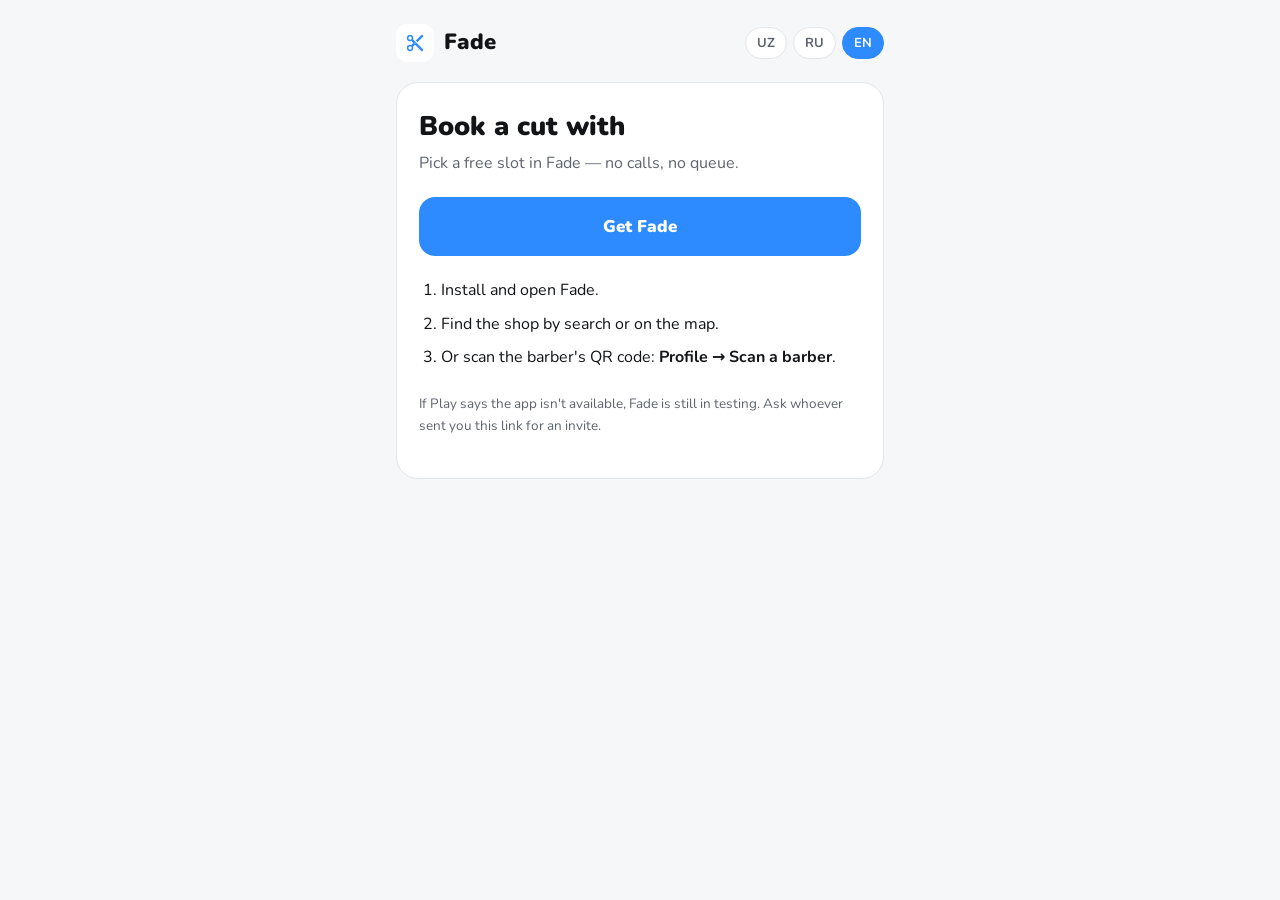
<file: b/index.html>
<!doctype html><html lang="uz"><head><meta charset="utf-8"><meta name="viewport" content="width=device-width,initial-scale=1"><title>Fade</title><meta name="description" content="Bo‘sh vaqtni tanlang — navbatsiz, qo‘ng‘iroqsiz."><meta property="og:title" content="Fade orqali sartaroshga yoziling"><meta property="og:description" content="Bo‘sh vaqtni tanlang — navbatsiz, qo‘ng‘iroqsiz."><meta property="og:image" content="https://thedarkknightmg.github.io/Fade/og.png"><meta property="og:type" content="website"><meta name="twitter:card" content="summary"><link rel="icon" href="../og.png"><link rel="preconnect" href="https://fonts.googleapis.com"><link href="https://fonts.googleapis.com/css2?family=Nunito:wght@400;700;800;900&display=swap" rel="stylesheet"><style>
:root{--bg:#f6f7f9;--card:#fff;--ink:#121417;--sub:#5d6470;--line:#e3e6eb;--accent:#2e8bff;--tint:#eaf3ff}
@media (prefers-color-scheme:dark){:root:not([data-theme=light]){--bg:#0d1117;--card:#161b22;--ink:#e8ebf0;--sub:#9aa3af;--line:#262d36;--accent:#58a6ff;--tint:#13233a}}
:root[data-theme=dark]{--bg:#0d1117;--card:#161b22;--ink:#e8ebf0;--sub:#9aa3af;--line:#262d36;--accent:#58a6ff;--tint:#13233a}
*{box-sizing:border-box}body{margin:0;background:var(--bg);color:var(--ink);font:16px/1.6 Nunito,system-ui,sans-serif}
.wrap{max-width:520px;margin:0 auto;padding:24px 16px 56px}
header{display:flex;align-items:center;gap:12px;flex-wrap:wrap;margin-bottom:20px}
.logo{display:flex;align-items:center;gap:10px;font-weight:900;font-size:22px;color:var(--ink);text-decoration:none}
.logo img{width:38px;height:38px;border-radius:11px}
.langs{margin-left:auto;display:flex;gap:6px}
.langs button{border:1px solid var(--line);background:var(--card);color:var(--sub);border-radius:999px;padding:6px 11px;font:700 13px Nunito,sans-serif;cursor:pointer}
.langs button.on{background:var(--accent);border-color:var(--accent);color:#fff}
.card{background:var(--card);border:1px solid var(--line);border-radius:22px;padding:28px 22px;overflow-wrap:anywhere}
h1{font-size:27px;line-height:1.2;margin:0 0 8px;font-weight:900}
.lead{color:var(--sub);margin:0 0 20px}
.code{display:flex;align-items:center;justify-content:space-between;gap:12px;background:var(--tint);border-radius:16px;padding:14px 16px;margin:0 0 20px}
.code b{font-size:26px;font-weight:900;letter-spacing:2px}
.code button{border:0;background:var(--accent);color:#fff;border-radius:12px;padding:10px 14px;font:800 14px Nunito,sans-serif;cursor:pointer}
.cta{display:block;text-align:center;background:var(--accent);color:#fff;text-decoration:none;border-radius:16px;padding:16px;font-weight:900;font-size:17px;margin:0 0 22px}
ol{padding-left:22px;margin:0}li{margin:8px 0}
.note{color:var(--sub);font-size:13.5px;margin-top:22px}
[data-l]{display:none}body.uz [data-l=uz],body.ru [data-l=ru],body.en [data-l=en]{display:block}
</style></head><body class="uz"><div class="wrap"><header><a class="logo" href="../index.html"><img src="../og.png" alt="">Fade</a><div class="langs"><button data-set="uz">UZ</button><button data-set="ru">RU</button><button data-set="en">EN</button></div></header><main class="card"><div data-l="uz"><h1><span data-v></span> bilan soch oldirish</h1><p class="lead">Bo‘sh vaqtni Fade’da tanlang — qo‘ng‘iroqsiz, navbatsiz.</p><a class="cta" href="https://play.google.com/store/apps/details?id=uz.fade.app">Fade’ni yuklab olish</a><ol><li>Fade’ni o‘rnating va oching.</li><li>Sartaroshxonani qidiruv yoki xaritadan toping.</li><li>Yoki sartaroshdagi QR kodni <b>Profil → Barberni skanerlash</b> orqali skanerlang.</li></ol><p class="note">Play’da ilova topilmasa — Fade hozir sinov bosqichida. Havolani yuborgan odamdan taklif so‘rang.</p></div><div data-l="ru"><h1>Запись к барберу <span data-v></span></h1><p class="lead">Выберите свободное время в Fade — без звонков и очередей.</p><a class="cta" href="https://play.google.com/store/apps/details?id=uz.fade.app">Скачать Fade</a><ol><li>Установите и откройте Fade.</li><li>Найдите барбершоп через поиск или на карте.</li><li>Или отсканируйте QR-код барбера: <b>Профиль → Сканировать барбера</b>.</li></ol><p class="note">Если Play пишет, что приложение недоступно, — Fade сейчас в тестировании. Попросите приглашение у того, кто прислал ссылку.</p></div><div data-l="en"><h1>Book a cut with <span data-v></span></h1><p class="lead">Pick a free slot in Fade — no calls, no queue.</p><a class="cta" href="https://play.google.com/store/apps/details?id=uz.fade.app">Get Fade</a><ol><li>Install and open Fade.</li><li>Find the shop by search or on the map.</li><li>Or scan the barber's QR code: <b>Profile → Scan a barber</b>.</li></ol><p class="note">If Play says the app isn't available, Fade is still in testing. Ask whoever sent you this link for an invite.</p></div></main></div><script>
(function(){
var P=new URLSearchParams(location.search);
var val=(P.get('h')||'').trim().slice(0,64);
document.querySelectorAll('[data-v]').forEach(function(e){e.textContent=val?(val.charAt(0).toUpperCase()+val.slice(1)):''});
document.querySelectorAll('[data-if-v]').forEach(function(e){if(!val)e.style.display='none'});
document.querySelectorAll('[data-copy]').forEach(function(b){b.onclick=function(){
 var t=b.textContent;function ok(){b.textContent=b.dataset.done;setTimeout(function(){b.textContent=t},1600)}
 if(navigator.clipboard)navigator.clipboard.writeText(val).then(ok,function(){});else{var i=document.createElement('input');i.value=val;document.body.appendChild(i);i.select();try{document.execCommand('copy');ok()}catch(e){}i.remove()}}});
var ok=['uz','ru','en'],l=P.get('lang');
try{if(ok.indexOf(l)<0)l=localStorage.getItem('fade-lang')}catch(e){}
if(ok.indexOf(l)<0){var n=(navigator.language||'').slice(0,2);l=n==='ru'?'ru':n==='en'?'en':'uz'}
function set(x){document.body.className=x;document.documentElement.lang=x;
 document.querySelectorAll('.langs button').forEach(function(b){b.classList.toggle('on',b.dataset.set===x)});
 try{localStorage.setItem('fade-lang',x)}catch(e){}}
document.querySelectorAll('.langs button').forEach(function(b){b.onclick=function(){set(b.dataset.set)}});set(l)})();
</script></body></html>
</file>
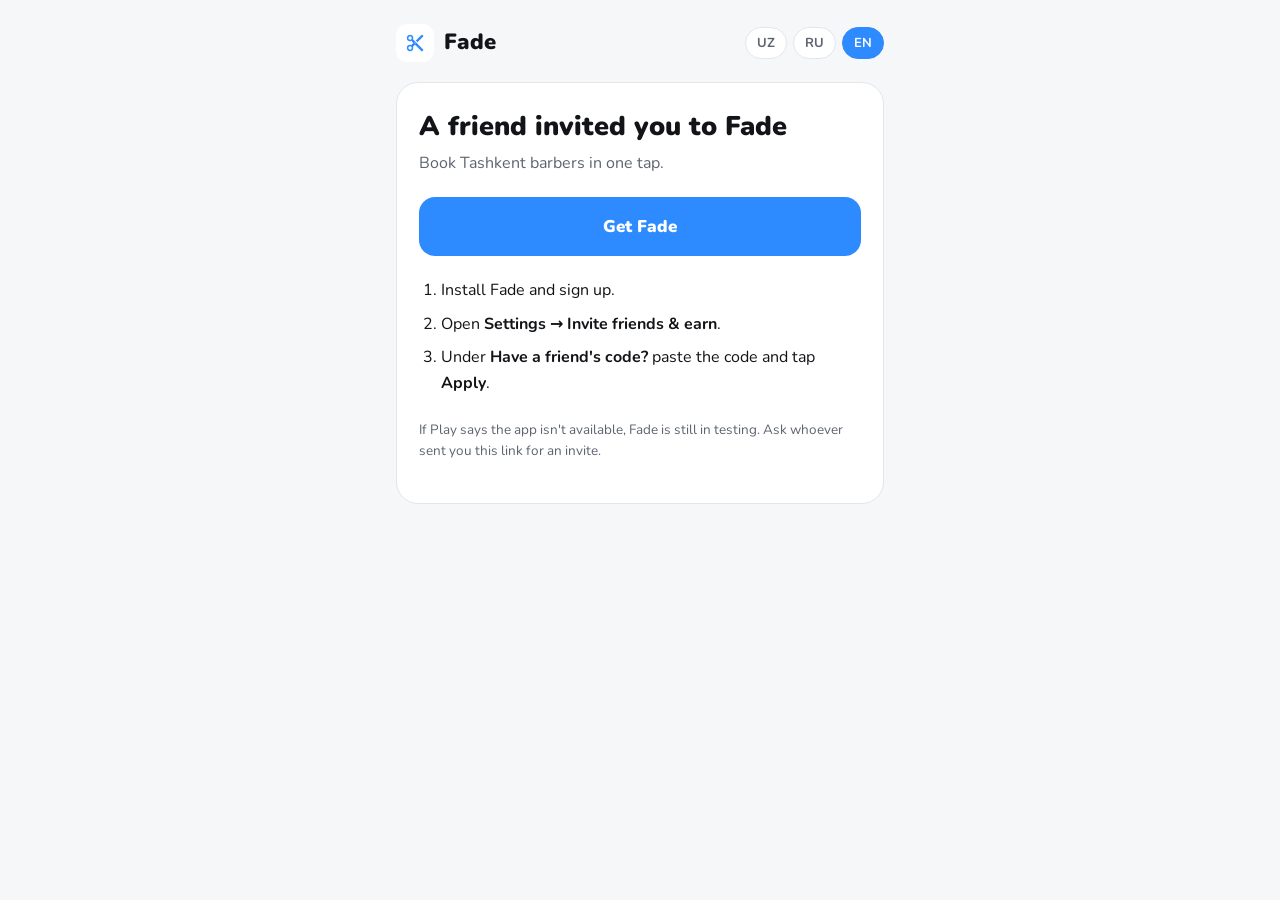
<file: i/index.html>
<!doctype html><html lang="uz"><head><meta charset="utf-8"><meta name="viewport" content="width=device-width,initial-scale=1"><title>Fade</title><meta name="description" content="Toshkent sartaroshlariga bir tegishda navbat. Taklif kodingiz ichkarida."><meta property="og:title" content="Do‘stingiz sizni Fade’ga taklif qildi"><meta property="og:description" content="Toshkent sartaroshlariga bir tegishda navbat. Taklif kodingiz ichkarida."><meta property="og:image" content="https://thedarkknightmg.github.io/Fade/og.png"><meta property="og:type" content="website"><meta name="twitter:card" content="summary"><link rel="icon" href="../og.png"><link rel="preconnect" href="https://fonts.googleapis.com"><link href="https://fonts.googleapis.com/css2?family=Nunito:wght@400;700;800;900&display=swap" rel="stylesheet"><style>
:root{--bg:#f6f7f9;--card:#fff;--ink:#121417;--sub:#5d6470;--line:#e3e6eb;--accent:#2e8bff;--tint:#eaf3ff}
@media (prefers-color-scheme:dark){:root:not([data-theme=light]){--bg:#0d1117;--card:#161b22;--ink:#e8ebf0;--sub:#9aa3af;--line:#262d36;--accent:#58a6ff;--tint:#13233a}}
:root[data-theme=dark]{--bg:#0d1117;--card:#161b22;--ink:#e8ebf0;--sub:#9aa3af;--line:#262d36;--accent:#58a6ff;--tint:#13233a}
*{box-sizing:border-box}body{margin:0;background:var(--bg);color:var(--ink);font:16px/1.6 Nunito,system-ui,sans-serif}
.wrap{max-width:520px;margin:0 auto;padding:24px 16px 56px}
header{display:flex;align-items:center;gap:12px;flex-wrap:wrap;margin-bottom:20px}
.logo{display:flex;align-items:center;gap:10px;font-weight:900;font-size:22px;color:var(--ink);text-decoration:none}
.logo img{width:38px;height:38px;border-radius:11px}
.langs{margin-left:auto;display:flex;gap:6px}
.langs button{border:1px solid var(--line);background:var(--card);color:var(--sub);border-radius:999px;padding:6px 11px;font:700 13px Nunito,sans-serif;cursor:pointer}
.langs button.on{background:var(--accent);border-color:var(--accent);color:#fff}
.card{background:var(--card);border:1px solid var(--line);border-radius:22px;padding:28px 22px;overflow-wrap:anywhere}
h1{font-size:27px;line-height:1.2;margin:0 0 8px;font-weight:900}
.lead{color:var(--sub);margin:0 0 20px}
.code{display:flex;align-items:center;justify-content:space-between;gap:12px;background:var(--tint);border-radius:16px;padding:14px 16px;margin:0 0 20px}
.code b{font-size:26px;font-weight:900;letter-spacing:2px}
.code button{border:0;background:var(--accent);color:#fff;border-radius:12px;padding:10px 14px;font:800 14px Nunito,sans-serif;cursor:pointer}
.cta{display:block;text-align:center;background:var(--accent);color:#fff;text-decoration:none;border-radius:16px;padding:16px;font-weight:900;font-size:17px;margin:0 0 22px}
ol{padding-left:22px;margin:0}li{margin:8px 0}
.note{color:var(--sub);font-size:13.5px;margin-top:22px}
[data-l]{display:none}body.uz [data-l=uz],body.ru [data-l=ru],body.en [data-l=en]{display:block}
</style></head><body class="uz"><div class="wrap"><header><a class="logo" href="../index.html"><img src="../og.png" alt="">Fade</a><div class="langs"><button data-set="uz">UZ</button><button data-set="ru">RU</button><button data-set="en">EN</button></div></header><main class="card"><div data-l="uz"><h1>Do‘stingiz sizni Fade’ga taklif qildi</h1><p class="lead">Toshkentdagi sartaroshxonalarga bir tegishda navbat oling.</p><div class="code" data-if-v><b data-v></b><button data-copy data-done="Nusxa olindi">Nusxa olish</button></div><a class="cta" href="https://play.google.com/store/apps/details?id=uz.fade.app">Fade’ni yuklab olish</a><ol><li>Fade’ni o‘rnating va ro‘yxatdan o‘ting.</li><li><b>Sozlamalar → Do‘stlarni taklif qiling</b> bo‘limini oching.</li><li><b>Do‘st kodi bormi?</b> maydoniga kodni kiriting va <b>Qo‘llash</b>ni bosing.</li></ol><p class="note">Play’da ilova topilmasa — Fade hozir sinov bosqichida. Havolani yuborgan odamdan taklif so‘rang.</p></div><div data-l="ru"><h1>Друг приглашает вас в Fade</h1><p class="lead">Запись в барбершопы Ташкента в одно нажатие.</p><div class="code" data-if-v><b data-v></b><button data-copy data-done="Скопировано">Скопировать</button></div><a class="cta" href="https://play.google.com/store/apps/details?id=uz.fade.app">Скачать Fade</a><ol><li>Установите Fade и зарегистрируйтесь.</li><li>Откройте <b>Настройки → Пригласить друзей</b>.</li><li>В поле <b>Есть код друга?</b> вставьте код и нажмите <b>Применить</b>.</li></ol><p class="note">Если Play пишет, что приложение недоступно, — Fade сейчас в тестировании. Попросите приглашение у того, кто прислал ссылку.</p></div><div data-l="en"><h1>A friend invited you to Fade</h1><p class="lead">Book Tashkent barbers in one tap.</p><div class="code" data-if-v><b data-v></b><button data-copy data-done="Copied">Copy</button></div><a class="cta" href="https://play.google.com/store/apps/details?id=uz.fade.app">Get Fade</a><ol><li>Install Fade and sign up.</li><li>Open <b>Settings → Invite friends &amp; earn</b>.</li><li>Under <b>Have a friend's code?</b> paste the code and tap <b>Apply</b>.</li></ol><p class="note">If Play says the app isn't available, Fade is still in testing. Ask whoever sent you this link for an invite.</p></div></main></div><script>
(function(){
var P=new URLSearchParams(location.search);
var val=(P.get('c')||'').trim().slice(0,64);
document.querySelectorAll('[data-v]').forEach(function(e){e.textContent=val?(val):''});
document.querySelectorAll('[data-if-v]').forEach(function(e){if(!val)e.style.display='none'});
document.querySelectorAll('[data-copy]').forEach(function(b){b.onclick=function(){
 var t=b.textContent;function ok(){b.textContent=b.dataset.done;setTimeout(function(){b.textContent=t},1600)}
 if(navigator.clipboard)navigator.clipboard.writeText(val).then(ok,function(){});else{var i=document.createElement('input');i.value=val;document.body.appendChild(i);i.select();try{document.execCommand('copy');ok()}catch(e){}i.remove()}}});
var ok=['uz','ru','en'],l=P.get('lang');
try{if(ok.indexOf(l)<0)l=localStorage.getItem('fade-lang')}catch(e){}
if(ok.indexOf(l)<0){var n=(navigator.language||'').slice(0,2);l=n==='ru'?'ru':n==='en'?'en':'uz'}
function set(x){document.body.className=x;document.documentElement.lang=x;
 document.querySelectorAll('.langs button').forEach(function(b){b.classList.toggle('on',b.dataset.set===x)});
 try{localStorage.setItem('fade-lang',x)}catch(e){}}
document.querySelectorAll('.langs button').forEach(function(b){b.onclick=function(){set(b.dataset.set)}});set(l)})();
</script></body></html>
</file>
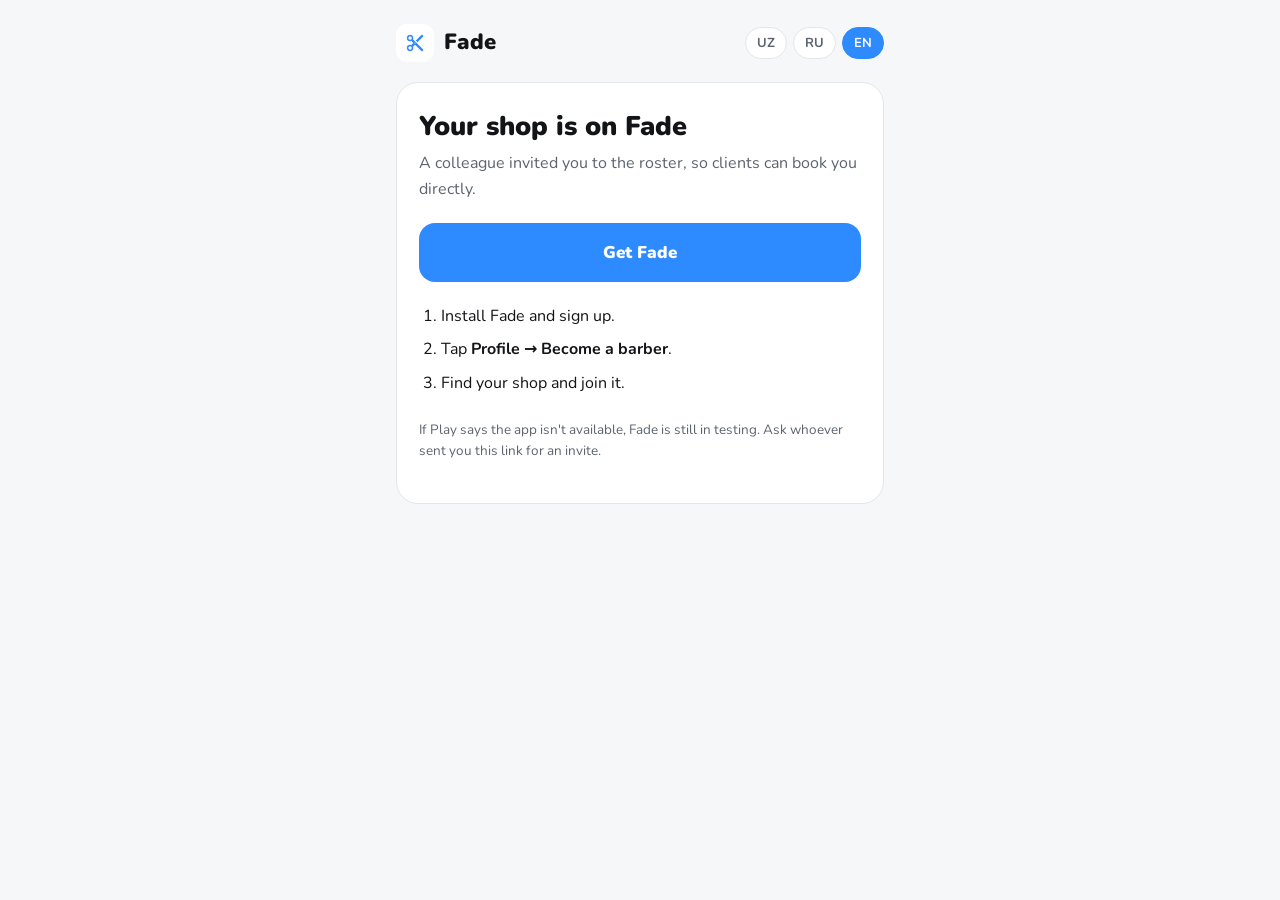
<file: join/index.html>
<!doctype html><html lang="uz"><head><meta charset="utf-8"><meta name="viewport" content="width=device-width,initial-scale=1"><title>Fade</title><meta name="description" content="Mijozlar sizni ro‘yxatda ko‘rib, to‘g‘ridan-to‘g‘ri yozilishadi."><meta property="og:title" content="Sartaroshxonangizga Fade’da qo‘shiling"><meta property="og:description" content="Mijozlar sizni ro‘yxatda ko‘rib, to‘g‘ridan-to‘g‘ri yozilishadi."><meta property="og:image" content="https://thedarkknightmg.github.io/Fade/og.png"><meta property="og:type" content="website"><meta name="twitter:card" content="summary"><link rel="icon" href="../og.png"><link rel="preconnect" href="https://fonts.googleapis.com"><link href="https://fonts.googleapis.com/css2?family=Nunito:wght@400;700;800;900&display=swap" rel="stylesheet"><style>
:root{--bg:#f6f7f9;--card:#fff;--ink:#121417;--sub:#5d6470;--line:#e3e6eb;--accent:#2e8bff;--tint:#eaf3ff}
@media (prefers-color-scheme:dark){:root:not([data-theme=light]){--bg:#0d1117;--card:#161b22;--ink:#e8ebf0;--sub:#9aa3af;--line:#262d36;--accent:#58a6ff;--tint:#13233a}}
:root[data-theme=dark]{--bg:#0d1117;--card:#161b22;--ink:#e8ebf0;--sub:#9aa3af;--line:#262d36;--accent:#58a6ff;--tint:#13233a}
*{box-sizing:border-box}body{margin:0;background:var(--bg);color:var(--ink);font:16px/1.6 Nunito,system-ui,sans-serif}
.wrap{max-width:520px;margin:0 auto;padding:24px 16px 56px}
header{display:flex;align-items:center;gap:12px;flex-wrap:wrap;margin-bottom:20px}
.logo{display:flex;align-items:center;gap:10px;font-weight:900;font-size:22px;color:var(--ink);text-decoration:none}
.logo img{width:38px;height:38px;border-radius:11px}
.langs{margin-left:auto;display:flex;gap:6px}
.langs button{border:1px solid var(--line);background:var(--card);color:var(--sub);border-radius:999px;padding:6px 11px;font:700 13px Nunito,sans-serif;cursor:pointer}
.langs button.on{background:var(--accent);border-color:var(--accent);color:#fff}
.card{background:var(--card);border:1px solid var(--line);border-radius:22px;padding:28px 22px;overflow-wrap:anywhere}
h1{font-size:27px;line-height:1.2;margin:0 0 8px;font-weight:900}
.lead{color:var(--sub);margin:0 0 20px}
.code{display:flex;align-items:center;justify-content:space-between;gap:12px;background:var(--tint);border-radius:16px;padding:14px 16px;margin:0 0 20px}
.code b{font-size:26px;font-weight:900;letter-spacing:2px}
.code button{border:0;background:var(--accent);color:#fff;border-radius:12px;padding:10px 14px;font:800 14px Nunito,sans-serif;cursor:pointer}
.cta{display:block;text-align:center;background:var(--accent);color:#fff;text-decoration:none;border-radius:16px;padding:16px;font-weight:900;font-size:17px;margin:0 0 22px}
ol{padding-left:22px;margin:0}li{margin:8px 0}
.note{color:var(--sub);font-size:13.5px;margin-top:22px}
[data-l]{display:none}body.uz [data-l=uz],body.ru [data-l=ru],body.en [data-l=en]{display:block}
</style></head><body class="uz"><div class="wrap"><header><a class="logo" href="../index.html"><img src="../og.png" alt="">Fade</a><div class="langs"><button data-set="uz">UZ</button><button data-set="ru">RU</button><button data-set="en">EN</button></div></header><main class="card"><div data-l="uz"><h1>Sartaroshxonangiz Fade’da</h1><p class="lead">Hamkasbingiz sizni ro‘yxatga taklif qildi — mijozlar sizga to‘g‘ridan-to‘g‘ri yozilishi uchun.</p><a class="cta" href="https://play.google.com/store/apps/details?id=uz.fade.app">Fade’ni yuklab olish</a><ol><li>Fade’ni o‘rnating va ro‘yxatdan o‘ting.</li><li><b>Profil → Barber bo‘ling</b> ni bosing.</li><li>Sartaroshxonangizni toping va unga qo‘shiling.</li></ol><p class="note">Play’da ilova topilmasa — Fade hozir sinov bosqichida. Havolani yuborgan odamdan taklif so‘rang.</p></div><div data-l="ru"><h1>Ваш барбершоп уже в Fade</h1><p class="lead">Коллега приглашает вас в состав — чтобы клиенты записывались прямо к вам.</p><a class="cta" href="https://play.google.com/store/apps/details?id=uz.fade.app">Скачать Fade</a><ol><li>Установите Fade и зарегистрируйтесь.</li><li>Нажмите <b>Профиль → Стать барбером</b>.</li><li>Найдите свой барбершоп и присоединитесь.</li></ol><p class="note">Если Play пишет, что приложение недоступно, — Fade сейчас в тестировании. Попросите приглашение у того, кто прислал ссылку.</p></div><div data-l="en"><h1>Your shop is on Fade</h1><p class="lead">A colleague invited you to the roster, so clients can book you directly.</p><a class="cta" href="https://play.google.com/store/apps/details?id=uz.fade.app">Get Fade</a><ol><li>Install Fade and sign up.</li><li>Tap <b>Profile → Become a barber</b>.</li><li>Find your shop and join it.</li></ol><p class="note">If Play says the app isn't available, Fade is still in testing. Ask whoever sent you this link for an invite.</p></div></main></div><script>
(function(){
var P=new URLSearchParams(location.search);
var val=(P.get('s')||'').trim().slice(0,64);
document.querySelectorAll('[data-v]').forEach(function(e){e.textContent=val?(val):''});
document.querySelectorAll('[data-if-v]').forEach(function(e){if(!val)e.style.display='none'});
document.querySelectorAll('[data-copy]').forEach(function(b){b.onclick=function(){
 var t=b.textContent;function ok(){b.textContent=b.dataset.done;setTimeout(function(){b.textContent=t},1600)}
 if(navigator.clipboard)navigator.clipboard.writeText(val).then(ok,function(){});else{var i=document.createElement('input');i.value=val;document.body.appendChild(i);i.select();try{document.execCommand('copy');ok()}catch(e){}i.remove()}}});
var ok=['uz','ru','en'],l=P.get('lang');
try{if(ok.indexOf(l)<0)l=localStorage.getItem('fade-lang')}catch(e){}
if(ok.indexOf(l)<0){var n=(navigator.language||'').slice(0,2);l=n==='ru'?'ru':n==='en'?'en':'uz'}
function set(x){document.body.className=x;document.documentElement.lang=x;
 document.querySelectorAll('.langs button').forEach(function(b){b.classList.toggle('on',b.dataset.set===x)});
 try{localStorage.setItem('fade-lang',x)}catch(e){}}
document.querySelectorAll('.langs button').forEach(function(b){b.onclick=function(){set(b.dataset.set)}});set(l)})();
</script></body></html>
</file>
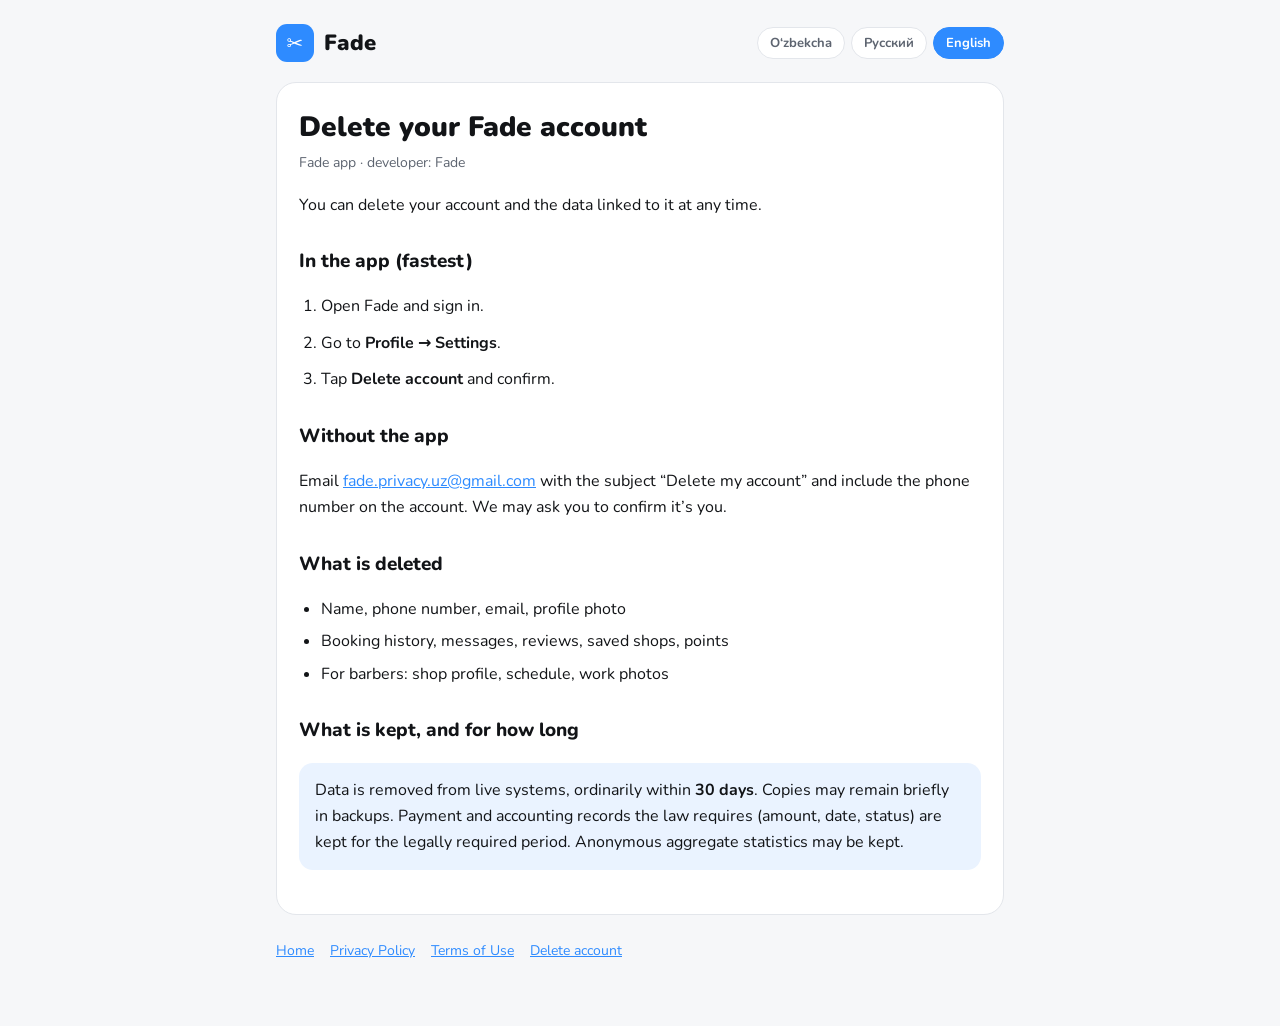
<file: delete-account.html>
<!doctype html><html lang="uz"><head><meta charset="utf-8"><meta name="viewport" content="width=device-width,initial-scale=1"><title>Delete account — Fade</title><link rel="preconnect" href="https://fonts.googleapis.com"><link href="https://fonts.googleapis.com/css2?family=Nunito:wght@400;700;800;900&display=swap" rel="stylesheet"><style>
:root{--bg:#f6f7f9;--card:#fff;--ink:#121417;--sub:#5d6470;--line:#e3e6eb;--accent:#2e8bff;--tint:#eaf3ff}
@media (prefers-color-scheme:dark){:root:not([data-theme=light]){--bg:#0d1117;--card:#161b22;--ink:#e8ebf0;--sub:#9aa3af;--line:#262d36;--accent:#58a6ff;--tint:#13233a}}
:root[data-theme=dark]{--bg:#0d1117;--card:#161b22;--ink:#e8ebf0;--sub:#9aa3af;--line:#262d36;--accent:#58a6ff;--tint:#13233a}
*{box-sizing:border-box}body{margin:0;background:var(--bg);color:var(--ink);font:16px/1.65 Nunito,system-ui,sans-serif}
.wrap{max-width:760px;margin:0 auto;padding:24px 16px 64px}
header{display:flex;align-items:center;gap:12px;flex-wrap:wrap;margin-bottom:20px}
.logo{display:flex;align-items:center;gap:10px;font-weight:900;font-size:22px;color:var(--ink);text-decoration:none}
.logo span{display:inline-grid;place-items:center;width:38px;height:38px;border-radius:11px;background:var(--accent);color:#fff;font-size:20px}
.langs{margin-left:auto;display:flex;gap:6px;flex-wrap:wrap}
.langs button{border:1px solid var(--line);background:var(--card);color:var(--sub);border-radius:999px;padding:6px 12px;font:700 13px Nunito,sans-serif;cursor:pointer}
.langs button.on{background:var(--accent);border-color:var(--accent);color:#fff}
.card{background:var(--card);border:1px solid var(--line);border-radius:20px;padding:28px 22px;overflow-wrap:anywhere}
h1{font-size:28px;line-height:1.2;margin:0 0 6px;font-weight:900}h2{font-size:19px;margin:28px 0 8px;font-weight:800}
.upd{color:var(--sub);font-size:14px;margin:0 0 18px}ul,ol{padding-left:22px}li{margin:6px 0}
a{color:var(--accent)}nav.foot{margin-top:24px;gap:16px;flex-wrap:wrap;font-size:14px}
.steps li{margin:10px 0}.note{background:var(--tint);border-radius:14px;padding:14px 16px}
[data-l]{display:none}body.uz [data-l=uz],body.ru [data-l=ru],body.en [data-l=en]{display:block}
body.uz nav[data-l=uz],body.ru nav[data-l=ru],body.en nav[data-l=en]{display:flex}
</style></head><body class="uz"><div class="wrap"><header><a class="logo" href="index.html"><span>✂</span>Fade</a><div class="langs"><button data-set="uz">O‘zbekcha</button><button data-set="ru">Русский</button><button data-set="en">English</button></div></header><main class="card"><div data-l="uz"><h1>Fade hisobini o‘chirish</h1><p class="upd">Fade ilovasi · ishlab chiquvchi: Fade</p>
<p>Hisobingizni va unga bog‘liq ma’lumotlarni istalgan vaqtda o‘chirishingiz mumkin.</p>
<h2>Ilova orqali (eng tez)</h2><ol class="steps"><li>Fade ilovasini oching va hisobingizga kiring.</li>
<li><strong>Profil → Sozlamalar</strong> bo‘limiga o‘ting.</li><li><strong>Hisobni o‘chirish</strong> tugmasini bosing va tasdiqlang.</li></ol>
<h2>Ilovasiz</h2><p><a href="mailto:fade.privacy.uz@gmail.com?subject=Fade%20hisobini%20o%E2%80%98chirish">fade.privacy.uz@gmail.com</a> manziliga “Hisobni o‘chirish” mavzusida xat yozing va hisobga bog‘langan telefon raqamini ko‘rsating. Shaxsingizni tasdiqlashni so‘rashimiz mumkin.</p>
<h2>Nima o‘chiriladi</h2><ul><li>Ism, telefon raqami, elektron pochta, profil surati</li>
<li>Navbatlar tarixi, xabarlar, sharhlar, saqlangan sartaroshxonalar, ballar</li>
<li>Sartaroshlar uchun: sartaroshxona profili, jadval, ish suratlari</li></ul>
<h2>Nima saqlanib qoladi va qancha vaqt</h2><p class="note">Ma’lumotlar asosiy tizimlardan odatda <strong>30 kun</strong> ichida o‘chiriladi. Zaxira nusxalarda qisqa muddat qolishi mumkin. Qonun talab qiladigan to‘lov va buxgalteriya yozuvlari (summa, sana, to‘lov holati) qonunda belgilangan muddat davomida saqlanadi. Shaxsni aniqlamaydigan umumlashtirilgan statistika saqlanishi mumkin.</p></div><div data-l="ru"><h1>Удаление аккаунта Fade</h1><p class="upd">Приложение Fade · разработчик: Fade</p>
<p>Вы можете удалить аккаунт и связанные с ним данные в любой момент.</p>
<h2>В приложении (быстрее всего)</h2><ol class="steps"><li>Откройте Fade и войдите в аккаунт.</li>
<li>Перейдите в <strong>Профиль → Настройки</strong>.</li><li>Нажмите <strong>Удалить аккаунт</strong> и подтвердите.</li></ol>
<h2>Без приложения</h2><p>Напишите на <a href="mailto:fade.privacy.uz@gmail.com?subject=Fade%20%E2%80%94%20delete%20account">fade.privacy.uz@gmail.com</a> с темой «Удалить аккаунт» и укажите номер телефона, привязанный к аккаунту. Мы можем попросить подтвердить личность.</p>
<h2>Что удаляется</h2><ul><li>Имя, номер телефона, email, фото профиля</li>
<li>История записей, сообщения, отзывы, избранные салоны, баллы</li>
<li>Для барберов: профиль салона, расписание, фото работ</li></ul>
<h2>Что сохраняется и как долго</h2><p class="note">Данные удаляются из рабочих систем, как правило, в течение <strong>30 дней</strong>. В резервных копиях они могут оставаться ещё недолго. Платёжные и бухгалтерские записи, которых требует закон (сумма, дата, статус платежа), хранятся в установленный законом срок. Может сохраняться обезличенная статистика.</p></div><div data-l="en"><h1>Delete your Fade account</h1><p class="upd">Fade app · developer: Fade</p>
<p>You can delete your account and the data linked to it at any time.</p>
<h2>In the app (fastest)</h2><ol class="steps"><li>Open Fade and sign in.</li>
<li>Go to <strong>Profile → Settings</strong>.</li><li>Tap <strong>Delete account</strong> and confirm.</li></ol>
<h2>Without the app</h2><p>Email <a href="mailto:fade.privacy.uz@gmail.com?subject=Delete%20my%20Fade%20account">fade.privacy.uz@gmail.com</a> with the subject “Delete my account” and include the phone number on the account. We may ask you to confirm it’s you.</p>
<h2>What is deleted</h2><ul><li>Name, phone number, email, profile photo</li>
<li>Booking history, messages, reviews, saved shops, points</li>
<li>For barbers: shop profile, schedule, work photos</li></ul>
<h2>What is kept, and for how long</h2><p class="note">Data is removed from live systems, ordinarily within <strong>30 days</strong>. Copies may remain briefly in backups. Payment and accounting records the law requires (amount, date, status) are kept for the legally required period. Anonymous aggregate statistics may be kept.</p></div></main><nav class="foot" data-l="uz"><a href="index.html">Bosh sahifa</a><a href="privacy.html">Maxfiylik siyosati</a><a href="terms.html">Foydalanish shartlari</a><a href="delete-account.html">Hisobni o‘chirish</a></nav><nav class="foot" data-l="ru"><a href="index.html">Главная</a><a href="privacy.html">Политика конфиденциальности</a><a href="terms.html">Условия использования</a><a href="delete-account.html">Удаление аккаунта</a></nav><nav class="foot" data-l="en"><a href="index.html">Home</a><a href="privacy.html">Privacy Policy</a><a href="terms.html">Terms of Use</a><a href="delete-account.html">Delete account</a></nav></div>
<script>
(function(){var ok=['uz','ru','en'];var q=new URLSearchParams(location.search).get('lang');var l=ok.indexOf(q)>=0?q:null;
try{if(!l)l=localStorage.getItem('fade-lang')}catch(e){}if(ok.indexOf(l)<0)l='uz';
function set(x){document.body.className=x;document.documentElement.lang=x;document.querySelectorAll('.langs button').forEach(function(b){b.classList.toggle('on',b.dataset.set===x)});try{localStorage.setItem('fade-lang',x)}catch(e){}}
document.querySelectorAll('.langs button').forEach(function(b){b.onclick=function(){set(b.dataset.set)}});set(l)})();
</script></body></html>
</file>
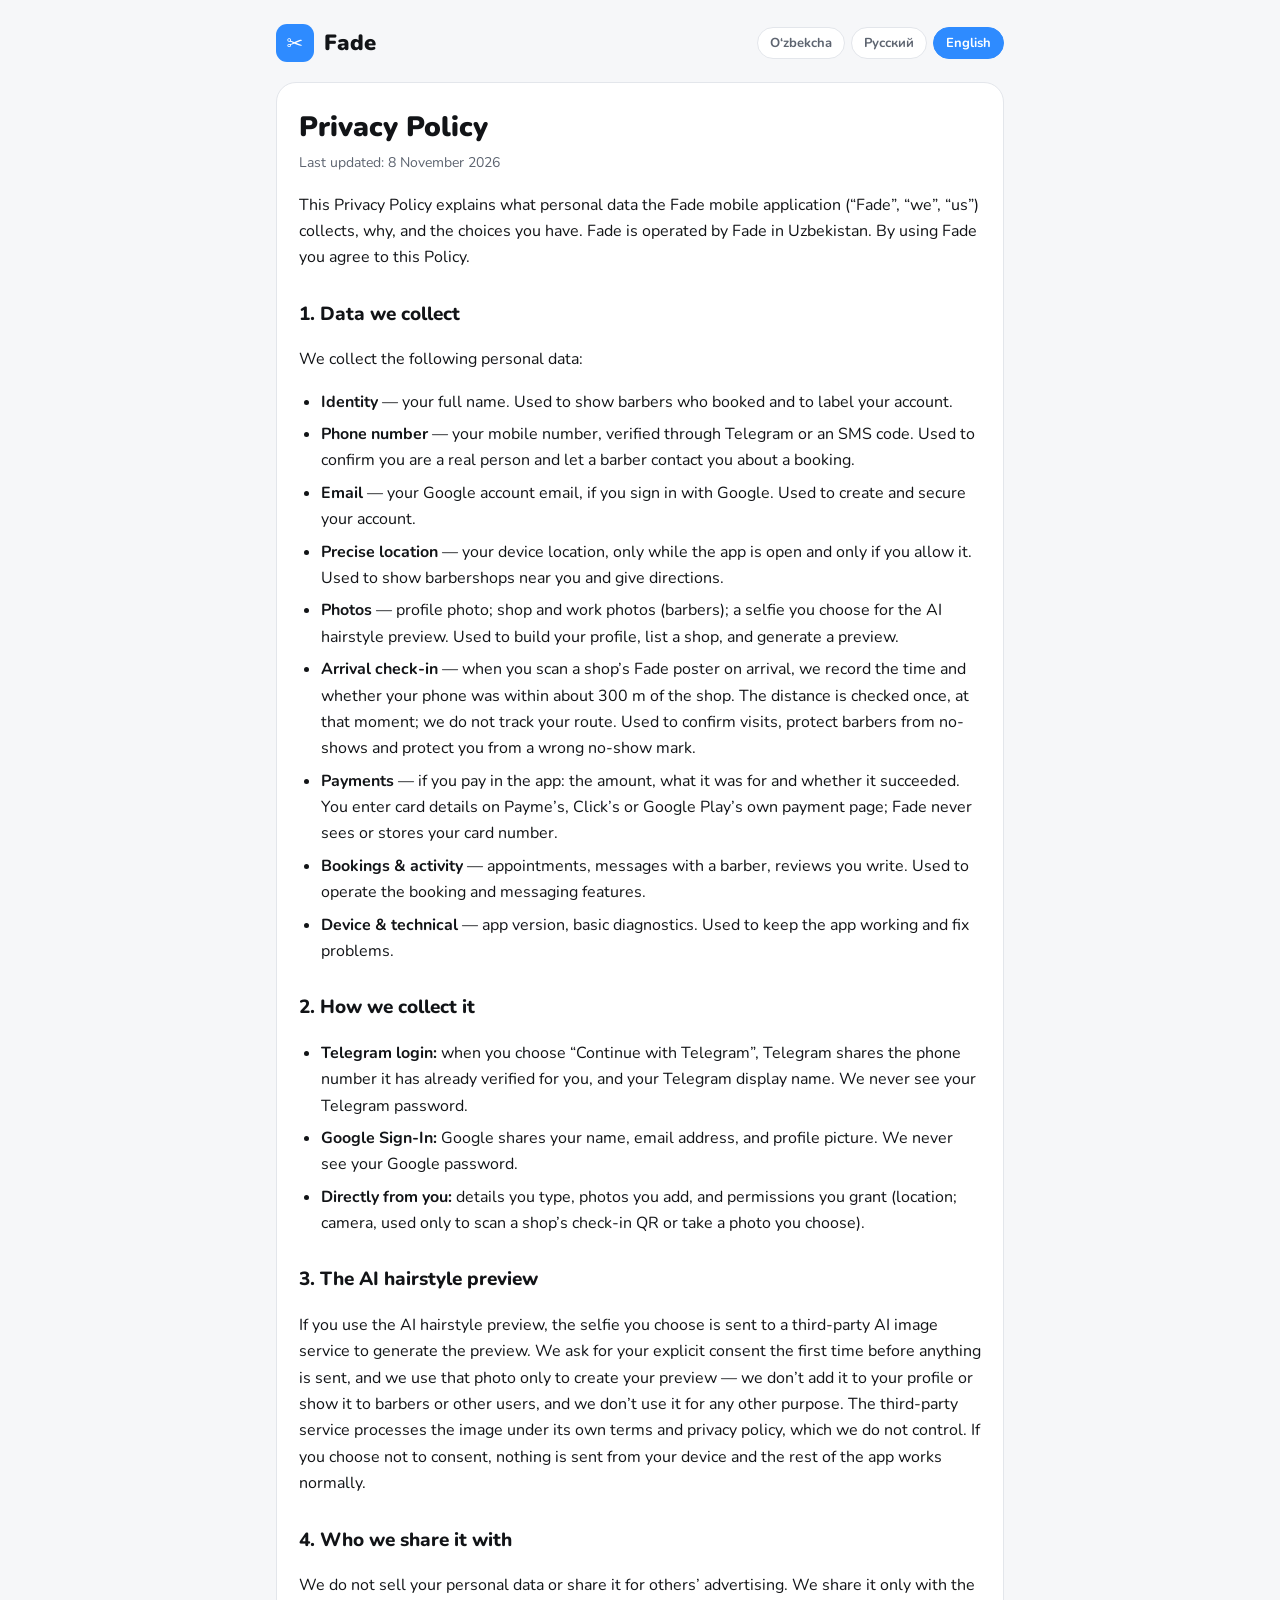
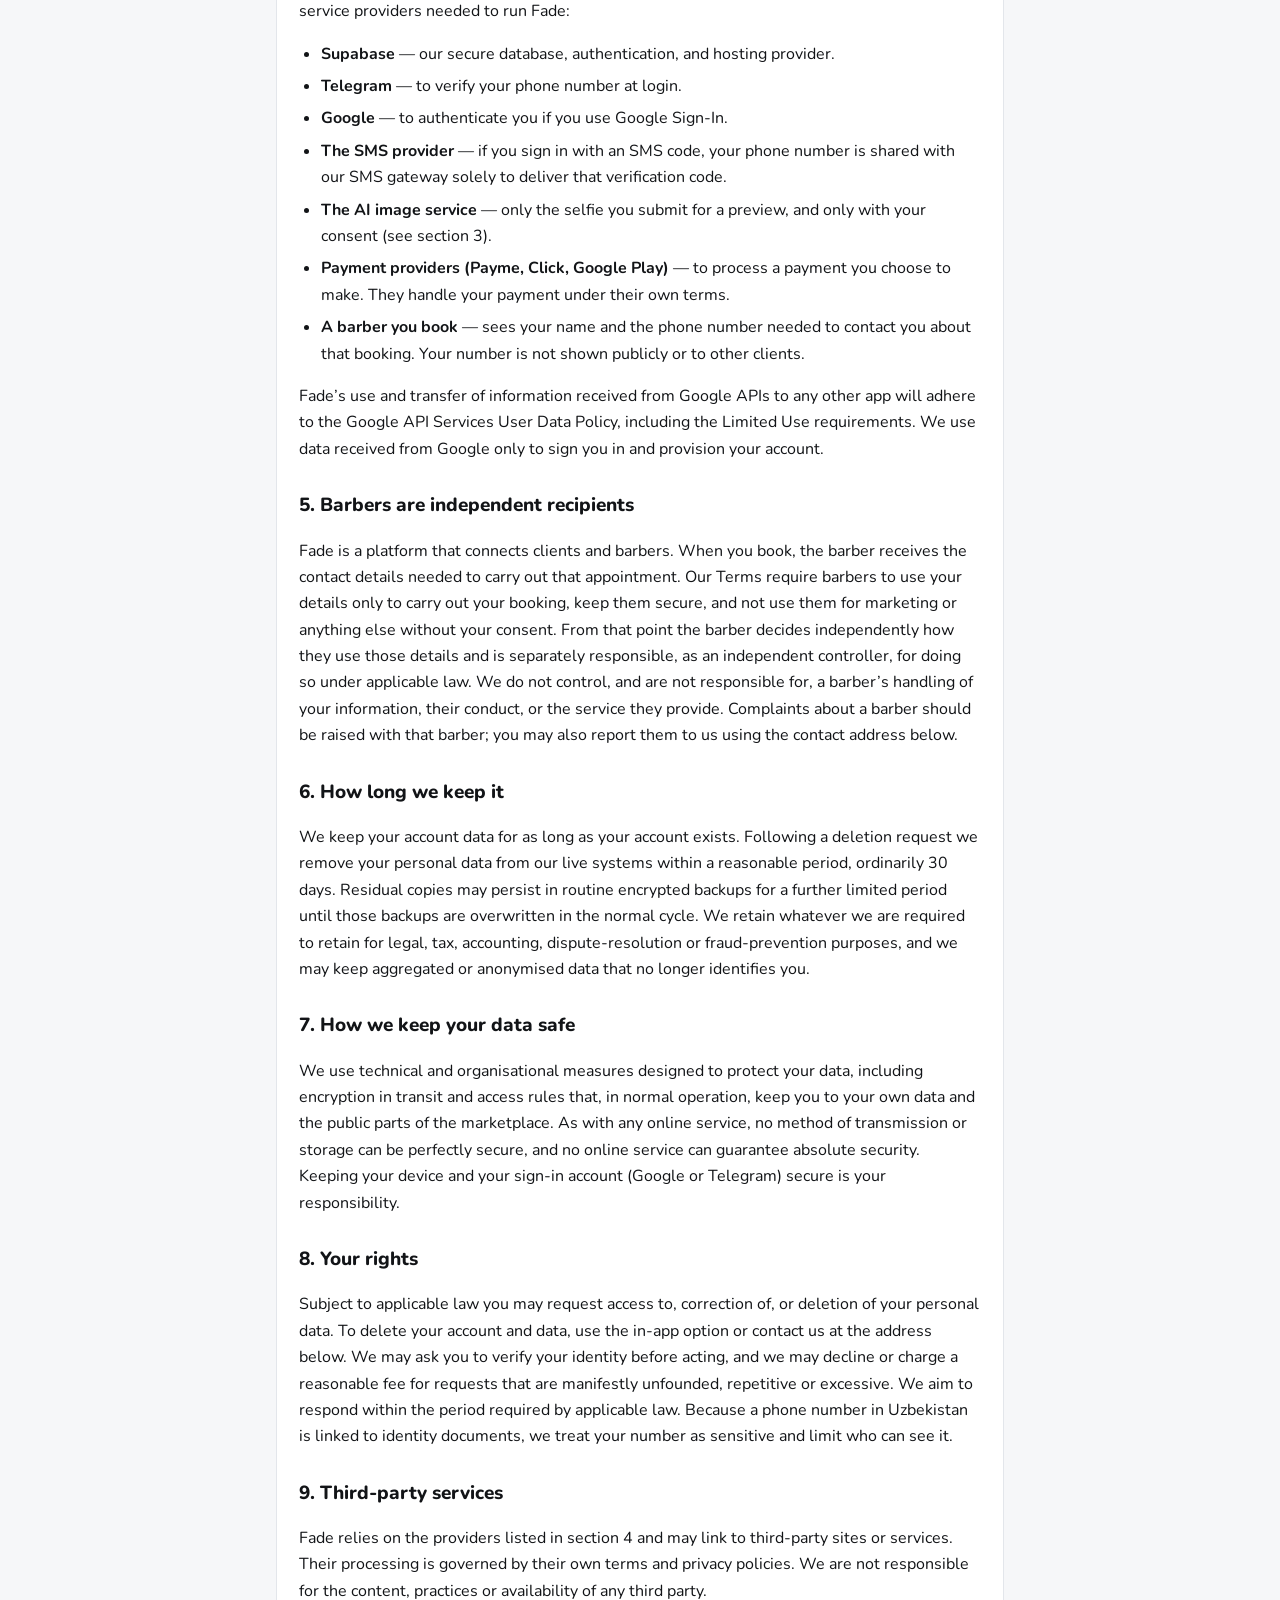
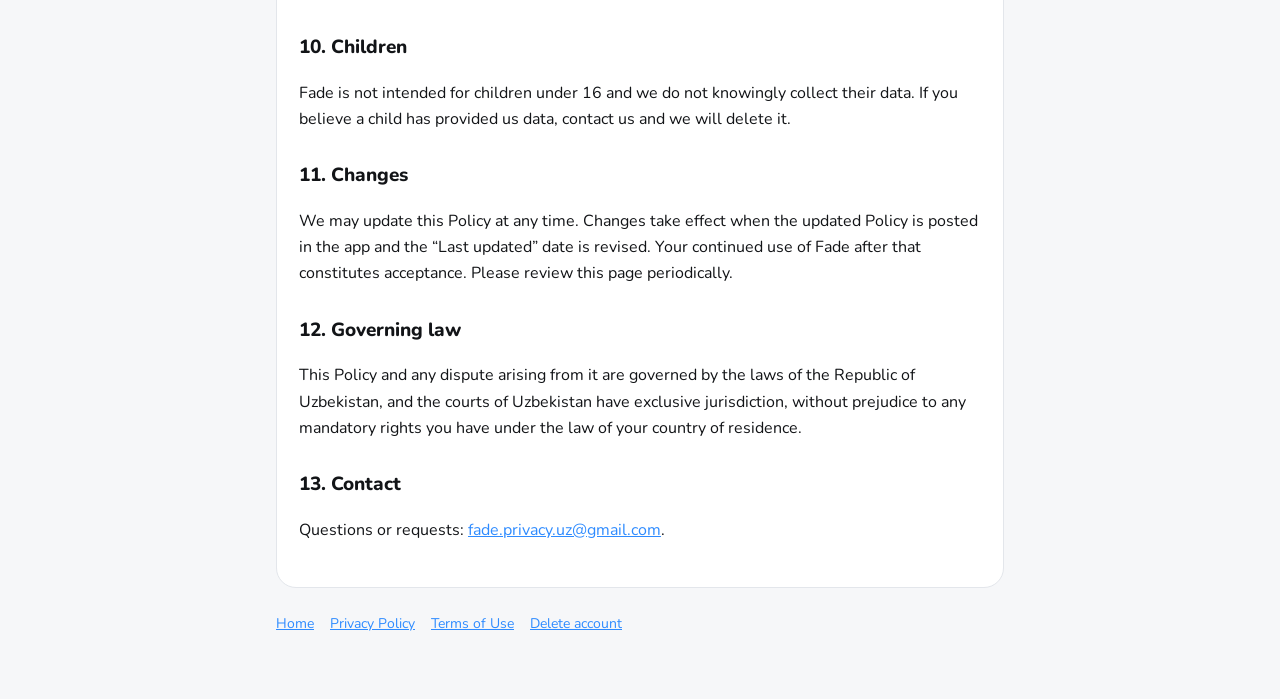
<file: privacy.html>
<!doctype html><html lang="uz"><head><meta charset="utf-8"><meta name="viewport" content="width=device-width,initial-scale=1"><title>Privacy Policy — Fade</title><link rel="preconnect" href="https://fonts.googleapis.com"><link href="https://fonts.googleapis.com/css2?family=Nunito:wght@400;700;800;900&display=swap" rel="stylesheet"><style>
:root{--bg:#f6f7f9;--card:#fff;--ink:#121417;--sub:#5d6470;--line:#e3e6eb;--accent:#2e8bff;--tint:#eaf3ff}
@media (prefers-color-scheme:dark){:root:not([data-theme=light]){--bg:#0d1117;--card:#161b22;--ink:#e8ebf0;--sub:#9aa3af;--line:#262d36;--accent:#58a6ff;--tint:#13233a}}
:root[data-theme=dark]{--bg:#0d1117;--card:#161b22;--ink:#e8ebf0;--sub:#9aa3af;--line:#262d36;--accent:#58a6ff;--tint:#13233a}
*{box-sizing:border-box}body{margin:0;background:var(--bg);color:var(--ink);font:16px/1.65 Nunito,system-ui,sans-serif}
.wrap{max-width:760px;margin:0 auto;padding:24px 16px 64px}
header{display:flex;align-items:center;gap:12px;flex-wrap:wrap;margin-bottom:20px}
.logo{display:flex;align-items:center;gap:10px;font-weight:900;font-size:22px;color:var(--ink);text-decoration:none}
.logo span{display:inline-grid;place-items:center;width:38px;height:38px;border-radius:11px;background:var(--accent);color:#fff;font-size:20px}
.langs{margin-left:auto;display:flex;gap:6px;flex-wrap:wrap}
.langs button{border:1px solid var(--line);background:var(--card);color:var(--sub);border-radius:999px;padding:6px 12px;font:700 13px Nunito,sans-serif;cursor:pointer}
.langs button.on{background:var(--accent);border-color:var(--accent);color:#fff}
.card{background:var(--card);border:1px solid var(--line);border-radius:20px;padding:28px 22px;overflow-wrap:anywhere}
h1{font-size:28px;line-height:1.2;margin:0 0 6px;font-weight:900}h2{font-size:19px;margin:28px 0 8px;font-weight:800}
.upd{color:var(--sub);font-size:14px;margin:0 0 18px}ul,ol{padding-left:22px}li{margin:6px 0}
a{color:var(--accent)}nav.foot{margin-top:24px;gap:16px;flex-wrap:wrap;font-size:14px}
.steps li{margin:10px 0}.note{background:var(--tint);border-radius:14px;padding:14px 16px}
[data-l]{display:none}body.uz [data-l=uz],body.ru [data-l=ru],body.en [data-l=en]{display:block}
body.uz nav[data-l=uz],body.ru nav[data-l=ru],body.en nav[data-l=en]{display:flex}
</style></head><body class="uz"><div class="wrap"><header><a class="logo" href="index.html"><span>✂</span>Fade</a><div class="langs"><button data-set="uz">O‘zbekcha</button><button data-set="ru">Русский</button><button data-set="en">English</button></div></header><main class="card"><div data-l="uz"><h1>Maxfiylik siyosati</h1><p class="upd">Oxirgi yangilanish: 8 November 2026</p><p>Ushbu Maxfiylik siyosati Fade mobil ilovasi (“Fade”, “biz”) qanday shaxsiy ma’lumotlarni, nima uchun to‘plashini va sizda qanday tanlov borligini tushuntiradi. Fade O‘zbekistonda Fade tomonidan boshqariladi. Fade’dan foydalanish orqali siz ushbu Siyosatga rozilik bildirasiz.</p><h2>1. Biz to‘playdigan ma’lumotlar</h2><p>Biz quyidagi shaxsiy ma’lumotlarni to‘playmiz:</p><ul><li><strong>Shaxs</strong> — to‘liq ismingiz. Sartaroshlarga kim band qilganini ko‘rsatish va hisob qaydnomangizni belgilash uchun ishlatiladi.</li><li><strong>Telefon raqami</strong> — Telegram yoki SMS kodi orqali tasdiqlangan mobil raqamingiz. Siz haqiqiy shaxs ekanligingizni tasdiqlash va sartaroshga band qilish yuzasidan siz bilan bog‘lanish imkonini berish uchun ishlatiladi.</li><li><strong>Elektron pochta</strong> — agar Google orqali kirsangiz, Google hisobingiz elektron pochtasi. Hisob qaydnomangizni yaratish va himoya qilish uchun ishlatiladi.</li><li><strong>Aniq joylashuv</strong> — qurilmangizning joylashuvi, faqat ilova ochiq bo‘lganda va faqat siz ruxsat bersangiz. Yaqin atrofdagi sartaroshxonalarni ko‘rsatish va yo‘nalish berish uchun ishlatiladi.</li><li><strong>Fotosuratlar</strong> — profil fotosurati; sartaroshxona va ish fotosuratlari (sartaroshlar uchun); sun’iy intellekt soch turmagi ko‘rinishi uchun tanlagan selfingiz. Profilingizni yaratish, sartaroshxonani ro‘yxatga olish va ko‘rinish yaratish uchun ishlatiladi.</li><li><strong>Kelganlikni belgilash</strong> — sartaroshxonadagi Fade posterini skanerlaganingizda vaqtni va telefoningiz sartaroshxonadan taxminan 300 m ichida bo‘lgan-bo‘lmaganini saqlaymiz. Masofa faqat bir marta, o‘sha paytda tekshiriladi; yo‘lingizni kuzatmaymiz. Tashrifni tasdiqlash, sartaroshlarni kelmay qolishlardan va sizni noto‘g‘ri “kelmadi” belgisidan himoya qilish uchun ishlatiladi.</li><li><strong>To‘lovlar</strong> — ilovada to‘lasangiz: summa, nima uchun ekani va to‘lov o‘tgan-o‘tmagani. Karta ma’lumotlarini Payme, Click yoki Google Play’ning o‘z sahifasida kiritasiz; Fade karta raqamingizni hech qachon ko‘rmaydi va saqlamaydi.</li><li><strong>Band qilishlar va faoliyat</strong> — qabullar, sartarosh bilan yozishmalar, siz yozgan sharhlar. Band qilish va yozishmalar funksiyalarini ishlatish uchun ishlatiladi.</li><li><strong>Qurilma va texnik ma’lumot</strong> — ilova versiyasi, asosiy diagnostika. Ilovani ishlashda saqlash va muammolarni bartaraf etish uchun ishlatiladi.</li></ul><h2>2. Biz uni qanday to‘playmiz</h2><ul><li><strong>Telegram orqali kirish:</strong> siz “Telegram bilan davom etish”ni tanlaganingizda, Telegram siz uchun allaqachon tasdiqlagan telefon raqamini va Telegram’dagi ko‘rsatiladigan ismingizni ulashadi. Biz hech qachon Telegram parolingizni ko‘rmaymiz.</li><li><strong>Google orqali kirish:</strong> Google ismingizni, elektron pochta manzilingizni va profil rasmingizni ulashadi. Biz hech qachon Google parolingizni ko‘rmaymiz.</li><li><strong>Bevosita sizdan:</strong> siz kiritadigan ma’lumotlar, qo‘shadigan fotosuratlar va siz beradigan ruxsatlar (joylashuv; kamera — faqat sartaroshxona QR kodini skanerlash yoki siz tanlagan suratni olish uchun).</li></ul><h2>3. Sun’iy intellekt soch turmagi ko‘rinishi</h2><p>Agar sun’iy intellekt soch turmagi ko‘rinishidan foydalansangiz, siz tanlagan selfi ko‘rinishni yaratish uchun uchinchi tomon sun’iy intellekt tasvir xizmatiga yuboriladi. Biz biror narsa yuborilishidan oldin birinchi marta sizning aniq roziligingizni so‘raymiz va o‘sha fotosuratdan faqat sizning ko‘rinishingizni yaratish uchun foydalanamiz — biz uni profilingizga qo‘shmaymiz yoki sartaroshlarga yoxud boshqa foydalanuvchilarga ko‘rsatmaymiz va uni boshqa hech qanday maqsadda ishlatmaymiz. Uchinchi tomon xizmati tasvirni o‘zining shartlari va maxfiylik siyosati asosida qayta ishlaydi, biz esa buni nazorat qilmaymiz. Agar rozilik bermaslikni tanlasangiz, qurilmangizdan hech narsa yuborilmaydi va ilovaning qolgan qismi odatdagidek ishlaydi.</p><h2>4. Biz uni kim bilan ulashamiz</h2><p>Biz sizning shaxsiy ma’lumotlaringizni sotmaymiz yoki uni boshqalarning reklamasi uchun ulashmaymiz. Biz uni faqat Fade’ni ishlatish uchun zarur bo‘lgan xizmat provayderlari bilan ulashamiz:</p><ul><li><strong>Supabase</strong> — bizning xavfsiz ma’lumotlar bazasi, autentifikatsiya va xosting provayderimiz.</li><li><strong>Telegram</strong> — kirish vaqtida telefon raqamingizni tasdiqlash uchun.</li><li><strong>Google</strong> — agar Google orqali kirishdan foydalansangiz, sizni autentifikatsiya qilish uchun.</li><li><strong>SMS provayderi</strong> — agar SMS kodi orqali kirsangiz, telefon raqamingiz faqat o‘sha tasdiqlash kodini yetkazish uchun bizning SMS shlyuzimiz bilan ulashiladi.</li><li><strong>Sun’iy intellekt tasvir xizmati</strong> — faqat siz ko‘rinish uchun yuborgan selfi va faqat sizning roziligingiz bilan (3-bo‘limga qarang).</li><li><strong>To‘lov tizimlari (Payme, Click, Google Play)</strong> — siz amalga oshirmoqchi bo‘lgan to‘lovni o‘tkazish uchun. Ular to‘lovni o‘z shartlari asosida bajaradi.</li><li><strong>Siz band qilgan sartarosh</strong> — ismingizni va o‘sha band qilish yuzasidan siz bilan bog‘lanish uchun zarur bo‘lgan telefon raqamini ko‘radi. Raqamingiz omma oldida yoki boshqa mijozlarga ko‘rsatilmaydi.</li></ul><p>Fade tomonidan Google API’laridan olingan ma’lumotlardan foydalanish va uni boshqa har qanday ilovaga o‘tkazish Google API Services User Data Policy’ga, jumladan Limited Use (Cheklangan foydalanish) talablariga rioya qiladi. Biz Google’dan olingan ma’lumotlardan faqat sizni tizimga kiritish va hisob qaydnomangizni ta’minlash uchun foydalanamiz.</p><h2>5. Sartaroshlar mustaqil qabul qiluvchilardir</h2><p>Fade — bu mijozlar va sartaroshlarni bog‘laydigan platforma. Siz band qilganingizda, sartarosh o‘sha qabulni amalga oshirish uchun zarur bo‘lgan aloqa ma’lumotlarini oladi. Bizning Shartlarimiz sartaroshlardan ma’lumotlaringizdan faqat band qilishingizni amalga oshirish uchun foydalanishni, ularni xavfsiz saqlashni va roziligingizsiz marketing yoki boshqa maqsadda ishlatmaslikni talab qiladi. Shu nuqtadan boshlab sartarosh o‘sha ma’lumotlardan qanday foydalanishni mustaqil ravishda hal qiladi va mustaqil nazoratchi sifatida buni amaldagi qonunga muvofiq qilish uchun alohida javobgardir. Biz sartaroshning ma’lumotlaringizni qayta ishlashini, uning xatti-harakatlarini yoki ko‘rsatadigan xizmatini nazorat qilmaymiz va ular uchun javobgar emasmiz. Sartarosh haqidagi shikoyatlar o‘sha sartaroshga bildirilishi kerak; siz ularni quyidagi aloqa manzili orqali bizga ham xabar qilishingiz mumkin.</p><h2>6. Biz uni qancha vaqt saqlaymiz</h2><p>Biz hisob qaydnomangiz ma’lumotlarini hisob qaydnomangiz mavjud bo‘lgunicha saqlaymiz. O‘chirish so‘rovidan so‘ng biz shaxsiy ma’lumotlaringizni oqilona muddat, odatda 30 kun ichida faoliyatdagi tizimlarimizdan olib tashlaymiz. Qoldiq nusxalar oddiy shifrlangan zaxira nusxalarida o‘sha zaxiralar oddiy sikl davomida qayta yozib chiqilgunicha yana cheklangan muddat davomida saqlanib qolishi mumkin. Biz yuridik, soliq, buxgalteriya, nizolarni hal qilish yoki firibgarlikning oldini olish maqsadlarida saqlashimiz talab qilingan har qanday narsani saqlaymiz va sizni endi aniqlamaydigan jamlangan yoki anonimlashtirilgan ma’lumotlarni saqlab qolishimiz mumkin.</p><h2>7. Ma’lumotlaringizni qanday xavfsiz saqlaymiz</h2><p>Biz ma’lumotlaringizni himoya qilish uchun mo‘ljallangan texnik va tashkiliy choralardan, jumladan uzatish paytida shifrlashdan va oddiy ishlash sharoitida sizni o‘z ma’lumotlaringiz hamda bozor maydonchasining ommaviy qismlari bilan cheklaydigan kirish qoidalaridan foydalanamiz. Har qanday onlayn xizmatda bo‘lgani kabi, uzatish yoki saqlashning hech qanday usuli mukammal xavfsiz bo‘la olmaydi va hech qanday onlayn xizmat mutlaq xavfsizlikni kafolatlay olmaydi. Qurilmangiz va kirish hisob qaydnomangizni (Google yoki Telegram) xavfsiz saqlash sizning zimmangizdadir.</p><h2>8. Sizning huquqlaringiz</h2><p>Amaldagi qonunga muvofiq siz shaxsiy ma’lumotlaringizga kirishni, ularni tuzatishni yoki o‘chirishni so‘rashingiz mumkin. Hisob qaydnomangiz va ma’lumotlaringizni o‘chirish uchun ilova ichidagi variantdan foydalaning yoki quyidagi manzil orqali biz bilan bog‘laning. Biz harakat qilishdan oldin sizdan shaxsingizni tasdiqlashingizni so‘rashimiz mumkin va biz aniq asossiz, takroriy yoki haddan tashqari so‘rovlarni rad etishimiz yoki ular uchun oqilona to‘lov olishimiz mumkin. Biz amaldagi qonun talab qiladigan muddat ichida javob berishga intilamiz. O‘zbekistonda telefon raqami shaxsni tasdiqlovchi hujjatlar bilan bog‘langani sababli, biz raqamingizni maxfiy deb hisoblaymiz va uni kim ko‘ra olishini cheklaymiz.</p><h2>9. Uchinchi tomon xizmatlari</h2><p>Fade 4-bo‘limda sanab o‘tilgan provayderlarga tayanadi va uchinchi tomon saytlari yoki xizmatlariga havola qilishi mumkin. Ularning ma’lumotlarni qayta ishlashi o‘z shartlari va maxfiylik siyosatlari bilan tartibga solinadi. Biz har qanday uchinchi tomonning kontenti, amaliyoti yoki mavjudligi uchun javobgar emasmiz.</p><h2>10. Bolalar</h2><p>Fade 16 yoshgacha bo‘lgan bolalar uchun mo‘ljallanmagan va biz ularning ma’lumotlarini bila turib to‘plamaymiz. Agar bola bizga ma’lumot bergan deb hisoblasangiz, biz bilan bog‘laning, biz uni o‘chirib tashlaymiz.</p><h2>11. O‘zgarishlar</h2><p>Biz ushbu Siyosatni istalgan vaqtda yangilashimiz mumkin. O‘zgarishlar yangilangan Siyosat ilovada joylashtirilganda va “Oxirgi yangilangan” sanasi qayta ko‘rsatilganda kuchga kiradi. Bundan keyin Fade’dan foydalanishda davom etishingiz uni qabul qilish hisoblanadi. Iltimos, ushbu sahifani vaqti-vaqti bilan ko‘rib turing.</p><h2>12. Amaldagi qonun</h2><p>Ushbu Siyosat va undan kelib chiqadigan har qanday nizo O‘zbekiston Respublikasi qonunlari bilan tartibga solinadi va O‘zbekiston sudlari eksklyuziv yurisdiksiyaga ega, bu siz yashash mamlakatingiz qonunchiligiga ko‘ra ega bo‘lgan har qanday majburiy huquqlaringizga zarar yetkazmaydi.</p><h2>13. Aloqa</h2><p>Savollar yoki so‘rovlar: <a href="mailto:fade.privacy.uz@gmail.com">fade.privacy.uz@gmail.com</a>.</p></div><div data-l="ru"><h1>Политика конфиденциальности</h1><p class="upd">Последнее обновление: 8 November 2026</p><p>Настоящая Политика конфиденциальности разъясняет, какие персональные данные собирает мобильное приложение Fade («Fade», «мы», «нас»), почему и какие у вас есть возможности выбора. Fade управляется Fade в Узбекистане. Используя Fade, вы соглашаетесь с настоящей Политикой.</p><h2>1. Данные, которые мы собираем</h2><p>Мы собираем следующие персональные данные:</p><ul><li><strong>Личность</strong> — ваше полное имя. Используется, чтобы показывать барберам, кто забронировал, и подписывать вашу учётную запись.</li><li><strong>Номер телефона</strong> — ваш мобильный номер, подтверждённый через Telegram или SMS-код. Используется для подтверждения того, что вы реальный человек, и чтобы барбер мог связаться с вами по поводу бронирования.</li><li><strong>Электронная почта</strong> — адрес электронной почты вашей учётной записи Google, если вы входите через Google. Используется для создания и защиты вашей учётной записи.</li><li><strong>Точное местоположение</strong> — местоположение вашего устройства, только когда приложение открыто и только если вы это разрешите. Используется, чтобы показывать барбершопы рядом с вами и прокладывать маршруты.</li><li><strong>Фотографии</strong> — фотография профиля; фотографии салона и работ (для барберов); селфи, которое вы выбираете для предпросмотра причёски с помощью ИИ. Используется для создания вашего профиля, размещения салона и генерации предпросмотра.</li><li><strong>Отметка о прибытии</strong> — когда вы сканируете постер Fade в салоне, мы сохраняем время и то, находился ли ваш телефон в пределах примерно 300 м от салона. Расстояние проверяется один раз, в этот момент; мы не отслеживаем ваш маршрут. Используется, чтобы подтвердить визит, защитить барберов от неявок, а вас — от ошибочной отметки о неявке.</li><li><strong>Платежи</strong> — если вы платите в приложении: сумма, за что и прошёл ли платёж. Данные карты вы вводите на странице Payme, Click или Google Play; Fade никогда не видит и не хранит номер вашей карты.</li><li><strong>Бронирования и активность</strong> — записи на приём, переписка с барбером, отзывы, которые вы пишете. Используется для работы функций бронирования и обмена сообщениями.</li><li><strong>Устройство и технические данные</strong> — версия приложения, базовая диагностика. Используется для поддержания работоспособности приложения и устранения проблем.</li></ul><h2>2. Как мы их собираем</h2><ul><li><strong>Вход через Telegram:</strong> когда вы выбираете «Продолжить через Telegram», Telegram передаёт номер телефона, который он уже подтвердил для вас, и ваше отображаемое имя в Telegram. Мы никогда не видим ваш пароль Telegram.</li><li><strong>Вход через Google:</strong> Google передаёт ваше имя, адрес электронной почты и фотографию профиля. Мы никогда не видим ваш пароль Google.</li><li><strong>Непосредственно от вас:</strong> данные, которые вы вводите, фотографии, которые вы добавляете, и разрешения, которые вы предоставляете (местоположение, камера).</li></ul><h2>3. Предпросмотр причёски с помощью ИИ</h2><p>Если вы используете предпросмотр причёски с помощью ИИ, выбранное вами селфи отправляется стороннему сервису обработки изображений на базе ИИ для генерации предпросмотра. Мы запрашиваем ваше явное согласие в первый раз, прежде чем что-либо будет отправлено, и используем эту фотографию только для создания вашего предпросмотра — мы не добавляем её в ваш профиль, не показываем её барберам или другим пользователям и не используем её для любой иной цели. Сторонний сервис обрабатывает изображение на своих собственных условиях и в соответствии со своей политикой конфиденциальности, которые мы не контролируем. Если вы решите не давать согласие, ничего с вашего устройства не отправляется, а остальная часть приложения работает как обычно.</p><h2>4. С кем мы ими делимся</h2><p>Мы не продаём ваши персональные данные и не передаём их для рекламы других лиц. Мы передаём их только тем поставщикам услуг, которые необходимы для работы Fade:</p><ul><li><strong>Supabase</strong> — наш поставщик защищённой базы данных, аутентификации и хостинга.</li><li><strong>Telegram</strong> — для подтверждения вашего номера телефона при входе.</li><li><strong>Google</strong> — для вашей аутентификации, если вы используете вход через Google.</li><li><strong>Поставщик SMS</strong> — если вы входите с помощью SMS-кода, ваш номер телефона передаётся нашему SMS-шлюзу исключительно для доставки этого кода подтверждения.</li><li><strong>Сервис обработки изображений на базе ИИ</strong> — только селфи, которое вы отправляете для предпросмотра, и только с вашего согласия (см. раздел 3).</li><li><strong>Платёжные системы (Payme, Click, Google Play)</strong> — чтобы провести платёж, который вы решили совершить. Они обрабатывают платёж по своим условиям.</li><li><strong>Барбер, которого вы бронируете</strong> — видит ваше имя и номер телефона, необходимый для связи с вами по поводу этого бронирования. Ваш номер не отображается публично или другим клиентам.</li></ul><p>Использование и передача Fade информации, полученной от Google API, любому другому приложению будут соответствовать Политике использования пользовательских данных Google API Services, включая требования об ограниченном использовании. Мы используем данные, полученные от Google, только для вашего входа и создания вашей учётной записи.</p><h2>5. Барберы являются независимыми получателями</h2><p>Fade — это платформа, которая связывает клиентов и барберов. Когда вы бронируете, барбер получает контактные данные, необходимые для выполнения этого приёма. Наши Условия требуют, чтобы барберы использовали ваши данные только для выполнения вашего бронирования, обеспечивали их безопасность и не использовали их для маркетинга или чего-либо ещё без вашего согласия. С этого момента барбер самостоятельно решает, как использовать эти данные, и отдельно отвечает за это как независимый контролёр согласно применимому законодательству. Мы не контролируем и не несём ответственности за обращение барбера с вашей информацией, за его поведение или за оказываемую им услугу. Жалобы на барбера следует направлять этому барберу; вы также можете сообщить о нём нам по указанному ниже контактному адресу.</p><h2>6. Как долго мы их храним</h2><p>Мы храним данные вашей учётной записи в течение всего времени существования вашей учётной записи. После запроса на удаление мы удаляем ваши персональные данные из наших действующих систем в разумный срок, обычно в течение 30 дней. Остаточные копии могут сохраняться в штатных зашифрованных резервных копиях в течение ещё одного ограниченного периода, пока эти резервные копии не будут перезаписаны в обычном цикле. Мы сохраняем всё, что обязаны сохранять для целей соблюдения законодательства, налоговых, бухгалтерских целей, разрешения споров или предотвращения мошенничества, и мы можем хранить агрегированные или анонимизированные данные, которые более вас не идентифицируют.</p><h2>7. Как мы обеспечиваем безопасность ваших данных</h2><p>Мы применяем технические и организационные меры, предназначенные для защиты ваших данных, включая шифрование при передаче и правила доступа, которые при обычной работе ограничивают вас вашими собственными данными и публичными частями площадки. Как и в случае с любым онлайн-сервисом, ни один метод передачи или хранения не может быть абсолютно безопасным, и ни один онлайн-сервис не может гарантировать абсолютную безопасность. Обеспечение безопасности вашего устройства и вашей учётной записи для входа (Google или Telegram) является вашей ответственностью.</p><h2>8. Ваши права</h2><p>С учётом применимого законодательства вы можете запросить доступ к своим персональным данным, их исправление или удаление. Чтобы удалить свою учётную запись и данные, воспользуйтесь опцией в приложении или свяжитесь с нами по указанному ниже адресу. Мы можем попросить вас подтвердить свою личность, прежде чем действовать, и мы можем отклонить или взимать разумную плату за запросы, которые являются явно необоснованными, повторяющимися или чрезмерными. Мы стремимся ответить в срок, установленный применимым законодательством. Поскольку номер телефона в Узбекистане связан с документами, удостоверяющими личность, мы рассматриваем ваш номер как конфиденциальный и ограничиваем круг лиц, которые могут его видеть.</p><h2>9. Сторонние сервисы</h2><p>Fade полагается на поставщиков, перечисленных в разделе 4, и может содержать ссылки на сторонние сайты или сервисы. Их обработка данных регулируется их собственными условиями и политиками конфиденциальности. Мы не несём ответственности за контент, практики или доступность какого-либо третьего лица.</p><h2>10. Дети</h2><p>Fade не предназначен для детей младше 16 лет, и мы сознательно не собираем их данные. Если вы полагаете, что ребёнок предоставил нам данные, свяжитесь с нами, и мы удалим их.</p><h2>11. Изменения</h2><p>Мы можем обновлять настоящую Политику в любое время. Изменения вступают в силу с момента размещения обновлённой Политики в приложении и пересмотра даты «Последнее обновление». Ваше продолжение использования Fade после этого означает согласие. Пожалуйста, периодически просматривайте эту страницу.</p><h2>12. Применимое право</h2><p>Настоящая Политика и любой вытекающий из неё спор регулируются законодательством Республики Узбекистан, и суды Узбекистана обладают исключительной юрисдикцией, без ущерба для любых императивных прав, которыми вы обладаете согласно законодательству страны вашего проживания.</p><h2>13. Контакты</h2><p>Вопросы или запросы: <a href="mailto:fade.privacy.uz@gmail.com">fade.privacy.uz@gmail.com</a>.</p></div><div data-l="en"><h1>Privacy Policy</h1><p class="upd">Last updated: 8 November 2026</p><p>This Privacy Policy explains what personal data the Fade mobile application (“Fade”, “we”, “us”) collects, why, and the choices you have. Fade is operated by Fade in Uzbekistan. By using Fade you agree to this Policy.</p><h2>1. Data we collect</h2><p>We collect the following personal data:</p><ul><li><strong>Identity</strong> — your full name. Used to show barbers who booked and to label your account.</li><li><strong>Phone number</strong> — your mobile number, verified through Telegram or an SMS code. Used to confirm you are a real person and let a barber contact you about a booking.</li><li><strong>Email</strong> — your Google account email, if you sign in with Google. Used to create and secure your account.</li><li><strong>Precise location</strong> — your device location, only while the app is open and only if you allow it. Used to show barbershops near you and give directions.</li><li><strong>Photos</strong> — profile photo; shop and work photos (barbers); a selfie you choose for the AI hairstyle preview. Used to build your profile, list a shop, and generate a preview.</li><li><strong>Arrival check-in</strong> — when you scan a shop’s Fade poster on arrival, we record the time and whether your phone was within about 300 m of the shop. The distance is checked once, at that moment; we do not track your route. Used to confirm visits, protect barbers from no-shows and protect you from a wrong no-show mark.</li><li><strong>Payments</strong> — if you pay in the app: the amount, what it was for and whether it succeeded. You enter card details on Payme’s, Click’s or Google Play’s own payment page; Fade never sees or stores your card number.</li><li><strong>Bookings &amp; activity</strong> — appointments, messages with a barber, reviews you write. Used to operate the booking and messaging features.</li><li><strong>Device &amp; technical</strong> — app version, basic diagnostics. Used to keep the app working and fix problems.</li></ul><h2>2. How we collect it</h2><ul><li><strong>Telegram login:</strong> when you choose “Continue with Telegram”, Telegram shares the phone number it has already verified for you, and your Telegram display name. We never see your Telegram password.</li><li><strong>Google Sign-In:</strong> Google shares your name, email address, and profile picture. We never see your Google password.</li><li><strong>Directly from you:</strong> details you type, photos you add, and permissions you grant (location; camera, used only to scan a shop’s check-in QR or take a photo you choose).</li></ul><h2>3. The AI hairstyle preview</h2><p>If you use the AI hairstyle preview, the selfie you choose is sent to a third-party AI image service to generate the preview. We ask for your explicit consent the first time before anything is sent, and we use that photo only to create your preview — we don’t add it to your profile or show it to barbers or other users, and we don’t use it for any other purpose. The third-party service processes the image under its own terms and privacy policy, which we do not control. If you choose not to consent, nothing is sent from your device and the rest of the app works normally.</p><h2>4. Who we share it with</h2><p>We do not sell your personal data or share it for others’ advertising. We share it only with the service providers needed to run Fade:</p><ul><li><strong>Supabase</strong> — our secure database, authentication, and hosting provider.</li><li><strong>Telegram</strong> — to verify your phone number at login.</li><li><strong>Google</strong> — to authenticate you if you use Google Sign-In.</li><li><strong>The SMS provider</strong> — if you sign in with an SMS code, your phone number is shared with our SMS gateway solely to deliver that verification code.</li><li><strong>The AI image service</strong> — only the selfie you submit for a preview, and only with your consent (see section 3).</li><li><strong>Payment providers (Payme, Click, Google Play)</strong> — to process a payment you choose to make. They handle your payment under their own terms.</li><li><strong>A barber you book</strong> — sees your name and the phone number needed to contact you about that booking. Your number is not shown publicly or to other clients.</li></ul><p>Fade’s use and transfer of information received from Google APIs to any other app will adhere to the Google API Services User Data Policy, including the Limited Use requirements. We use data received from Google only to sign you in and provision your account.</p><h2>5. Barbers are independent recipients</h2><p>Fade is a platform that connects clients and barbers. When you book, the barber receives the contact details needed to carry out that appointment. Our Terms require barbers to use your details only to carry out your booking, keep them secure, and not use them for marketing or anything else without your consent. From that point the barber decides independently how they use those details and is separately responsible, as an independent controller, for doing so under applicable law. We do not control, and are not responsible for, a barber’s handling of your information, their conduct, or the service they provide. Complaints about a barber should be raised with that barber; you may also report them to us using the contact address below.</p><h2>6. How long we keep it</h2><p>We keep your account data for as long as your account exists. Following a deletion request we remove your personal data from our live systems within a reasonable period, ordinarily 30 days. Residual copies may persist in routine encrypted backups for a further limited period until those backups are overwritten in the normal cycle. We retain whatever we are required to retain for legal, tax, accounting, dispute-resolution or fraud-prevention purposes, and we may keep aggregated or anonymised data that no longer identifies you.</p><h2>7. How we keep your data safe</h2><p>We use technical and organisational measures designed to protect your data, including encryption in transit and access rules that, in normal operation, keep you to your own data and the public parts of the marketplace. As with any online service, no method of transmission or storage can be perfectly secure, and no online service can guarantee absolute security. Keeping your device and your sign-in account (Google or Telegram) secure is your responsibility.</p><h2>8. Your rights</h2><p>Subject to applicable law you may request access to, correction of, or deletion of your personal data. To delete your account and data, use the in-app option or contact us at the address below. We may ask you to verify your identity before acting, and we may decline or charge a reasonable fee for requests that are manifestly unfounded, repetitive or excessive. We aim to respond within the period required by applicable law. Because a phone number in Uzbekistan is linked to identity documents, we treat your number as sensitive and limit who can see it.</p><h2>9. Third-party services</h2><p>Fade relies on the providers listed in section 4 and may link to third-party sites or services. Their processing is governed by their own terms and privacy policies. We are not responsible for the content, practices or availability of any third party.</p><h2>10. Children</h2><p>Fade is not intended for children under 16 and we do not knowingly collect their data. If you believe a child has provided us data, contact us and we will delete it.</p><h2>11. Changes</h2><p>We may update this Policy at any time. Changes take effect when the updated Policy is posted in the app and the “Last updated” date is revised. Your continued use of Fade after that constitutes acceptance. Please review this page periodically.</p><h2>12. Governing law</h2><p>This Policy and any dispute arising from it are governed by the laws of the Republic of Uzbekistan, and the courts of Uzbekistan have exclusive jurisdiction, without prejudice to any mandatory rights you have under the law of your country of residence.</p><h2>13. Contact</h2><p>Questions or requests: <a href="mailto:fade.privacy.uz@gmail.com">fade.privacy.uz@gmail.com</a>.</p></div></main><nav class="foot" data-l="uz"><a href="index.html">Bosh sahifa</a><a href="privacy.html">Maxfiylik siyosati</a><a href="terms.html">Foydalanish shartlari</a><a href="delete-account.html">Hisobni o‘chirish</a></nav><nav class="foot" data-l="ru"><a href="index.html">Главная</a><a href="privacy.html">Политика конфиденциальности</a><a href="terms.html">Условия использования</a><a href="delete-account.html">Удаление аккаунта</a></nav><nav class="foot" data-l="en"><a href="index.html">Home</a><a href="privacy.html">Privacy Policy</a><a href="terms.html">Terms of Use</a><a href="delete-account.html">Delete account</a></nav></div>
<script>
(function(){var ok=['uz','ru','en'];var q=new URLSearchParams(location.search).get('lang');var l=ok.indexOf(q)>=0?q:null;
try{if(!l)l=localStorage.getItem('fade-lang')}catch(e){}if(ok.indexOf(l)<0)l='uz';
function set(x){document.body.className=x;document.documentElement.lang=x;document.querySelectorAll('.langs button').forEach(function(b){b.classList.toggle('on',b.dataset.set===x)});try{localStorage.setItem('fade-lang',x)}catch(e){}}
document.querySelectorAll('.langs button').forEach(function(b){b.onclick=function(){set(b.dataset.set)}});set(l)})();
</script></body></html>
</file>
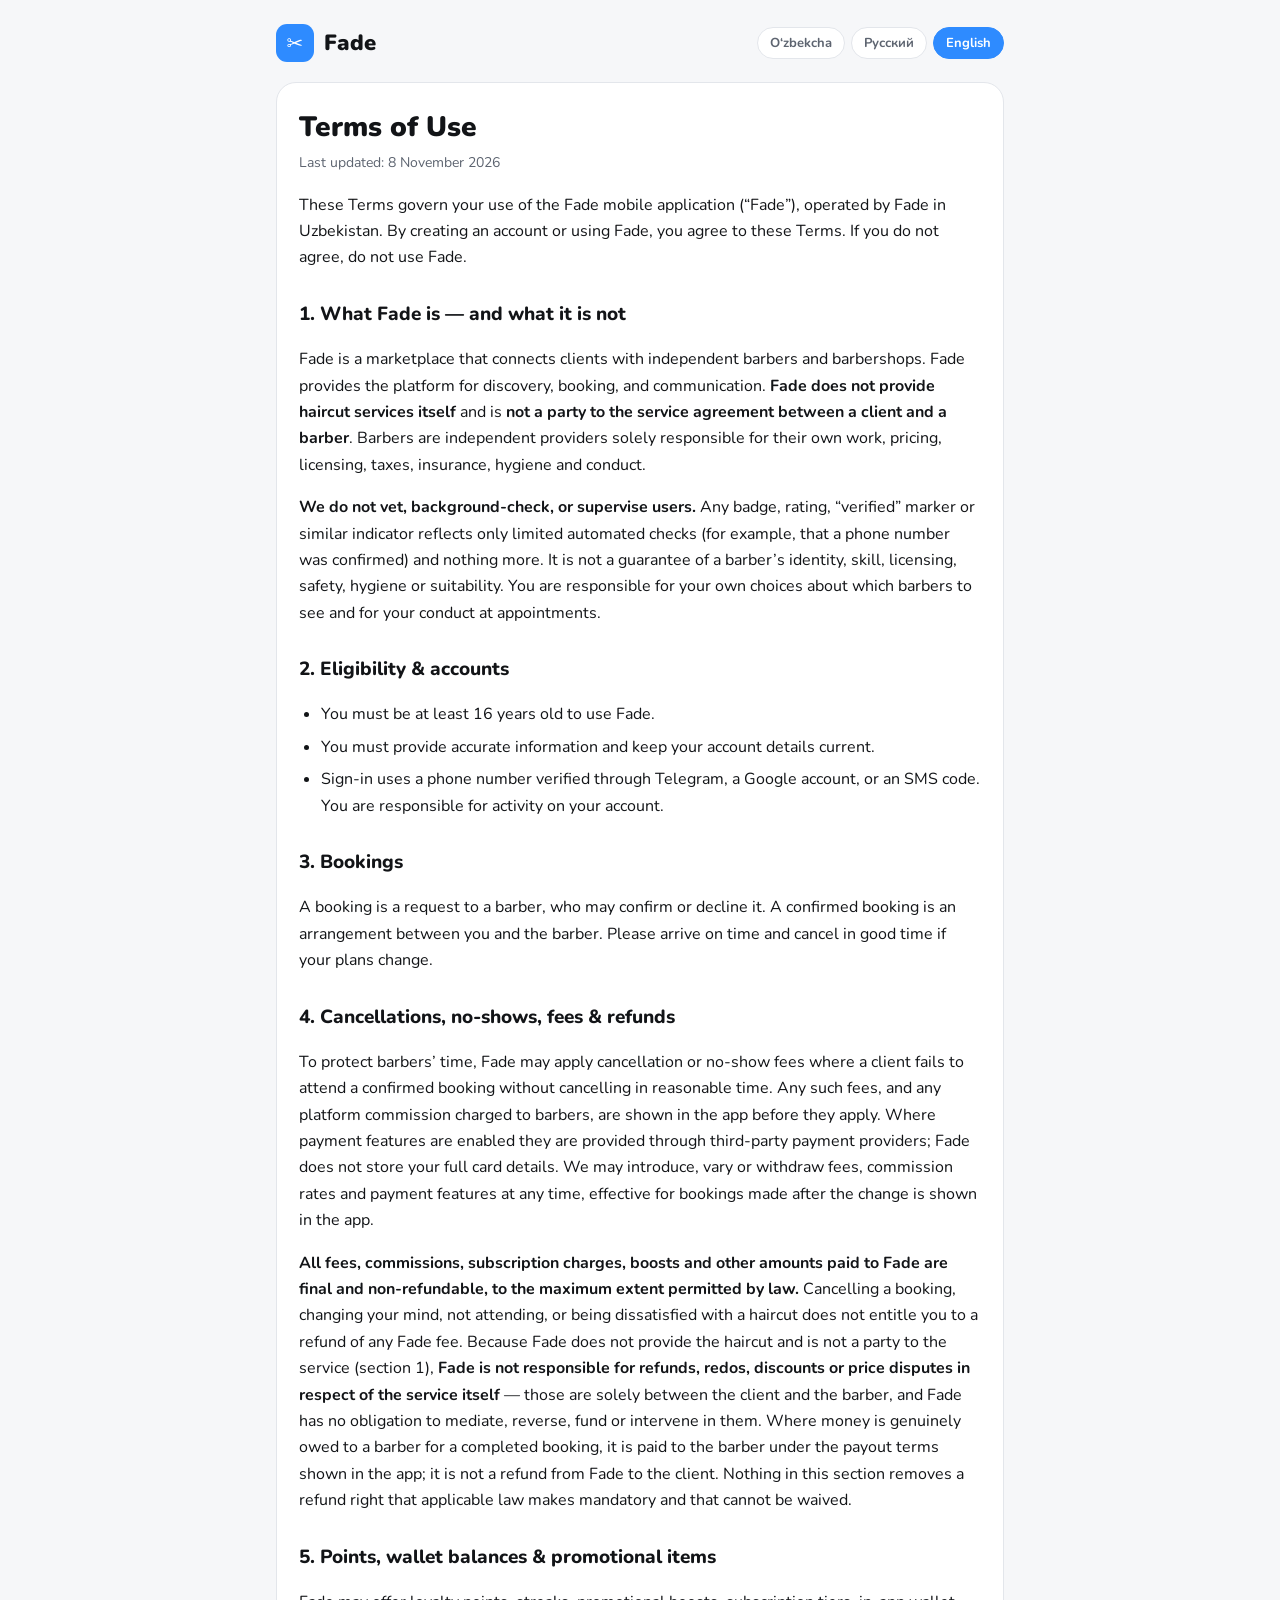
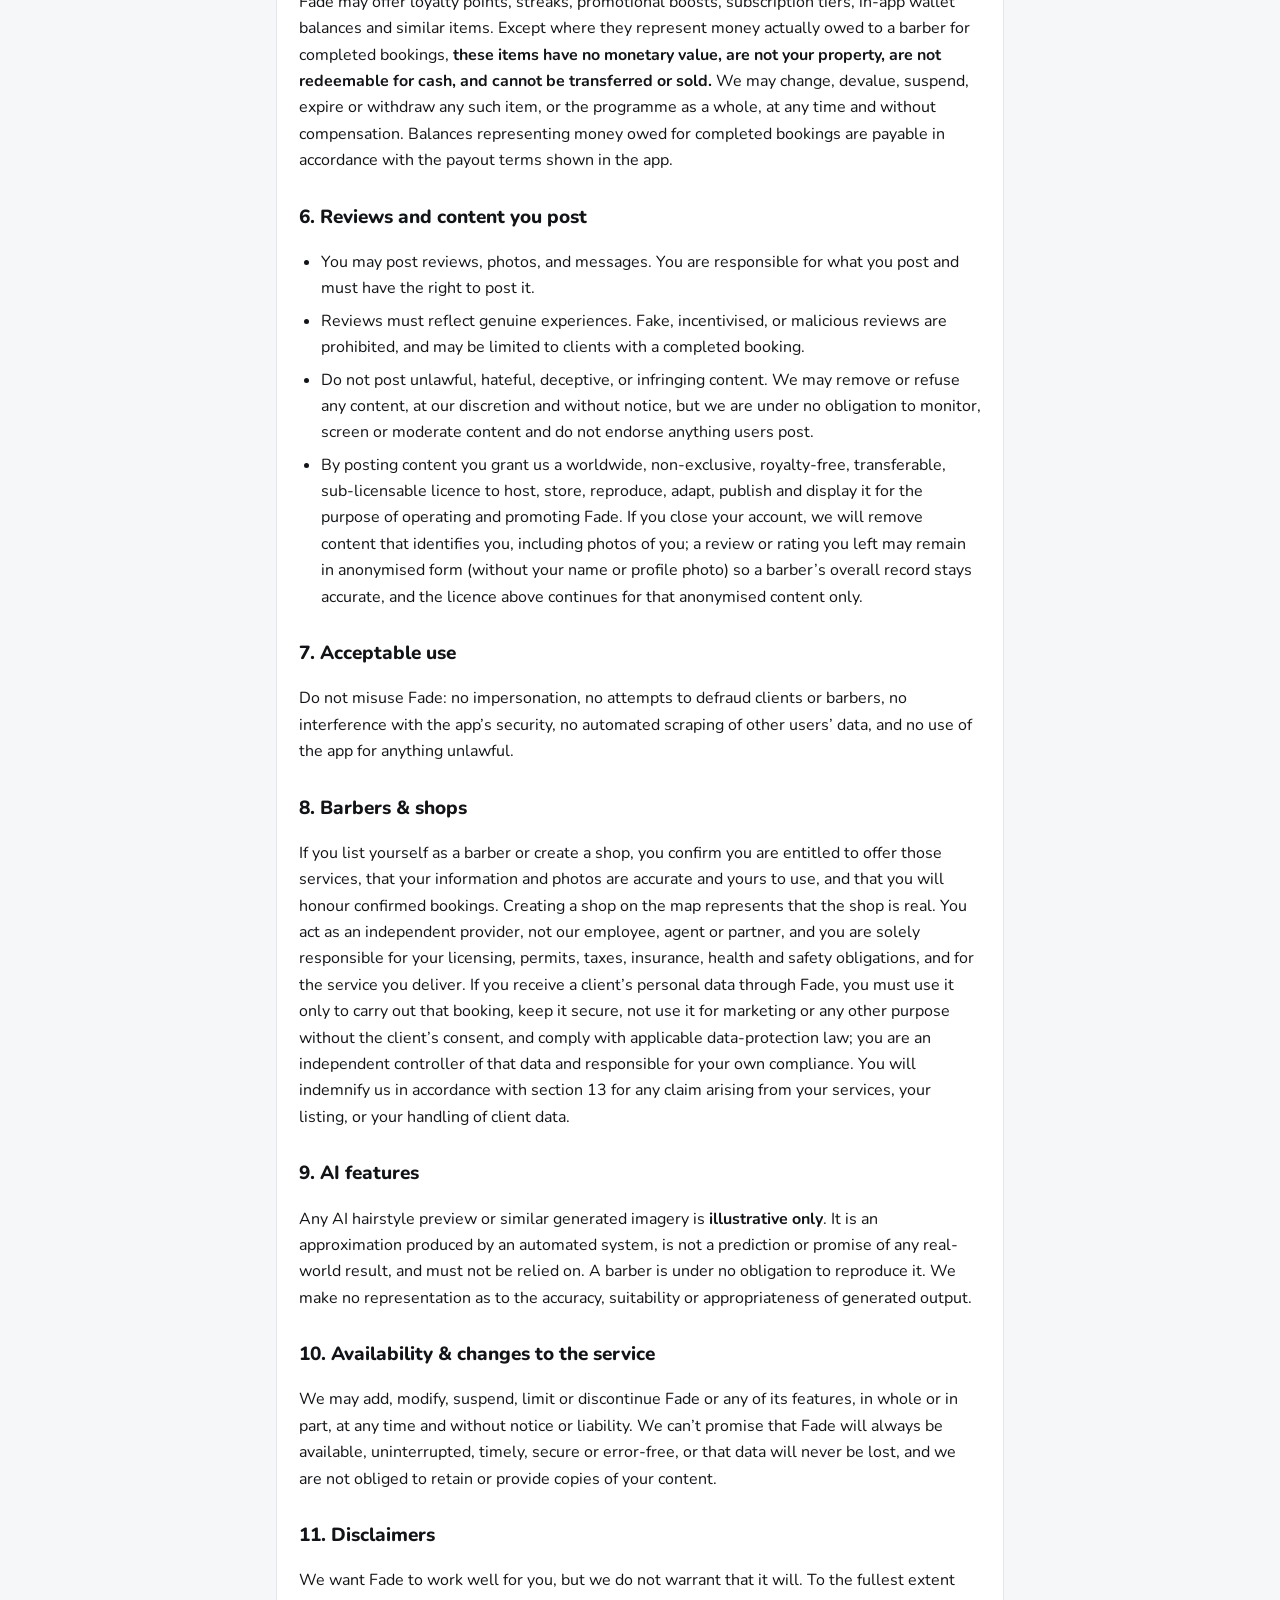
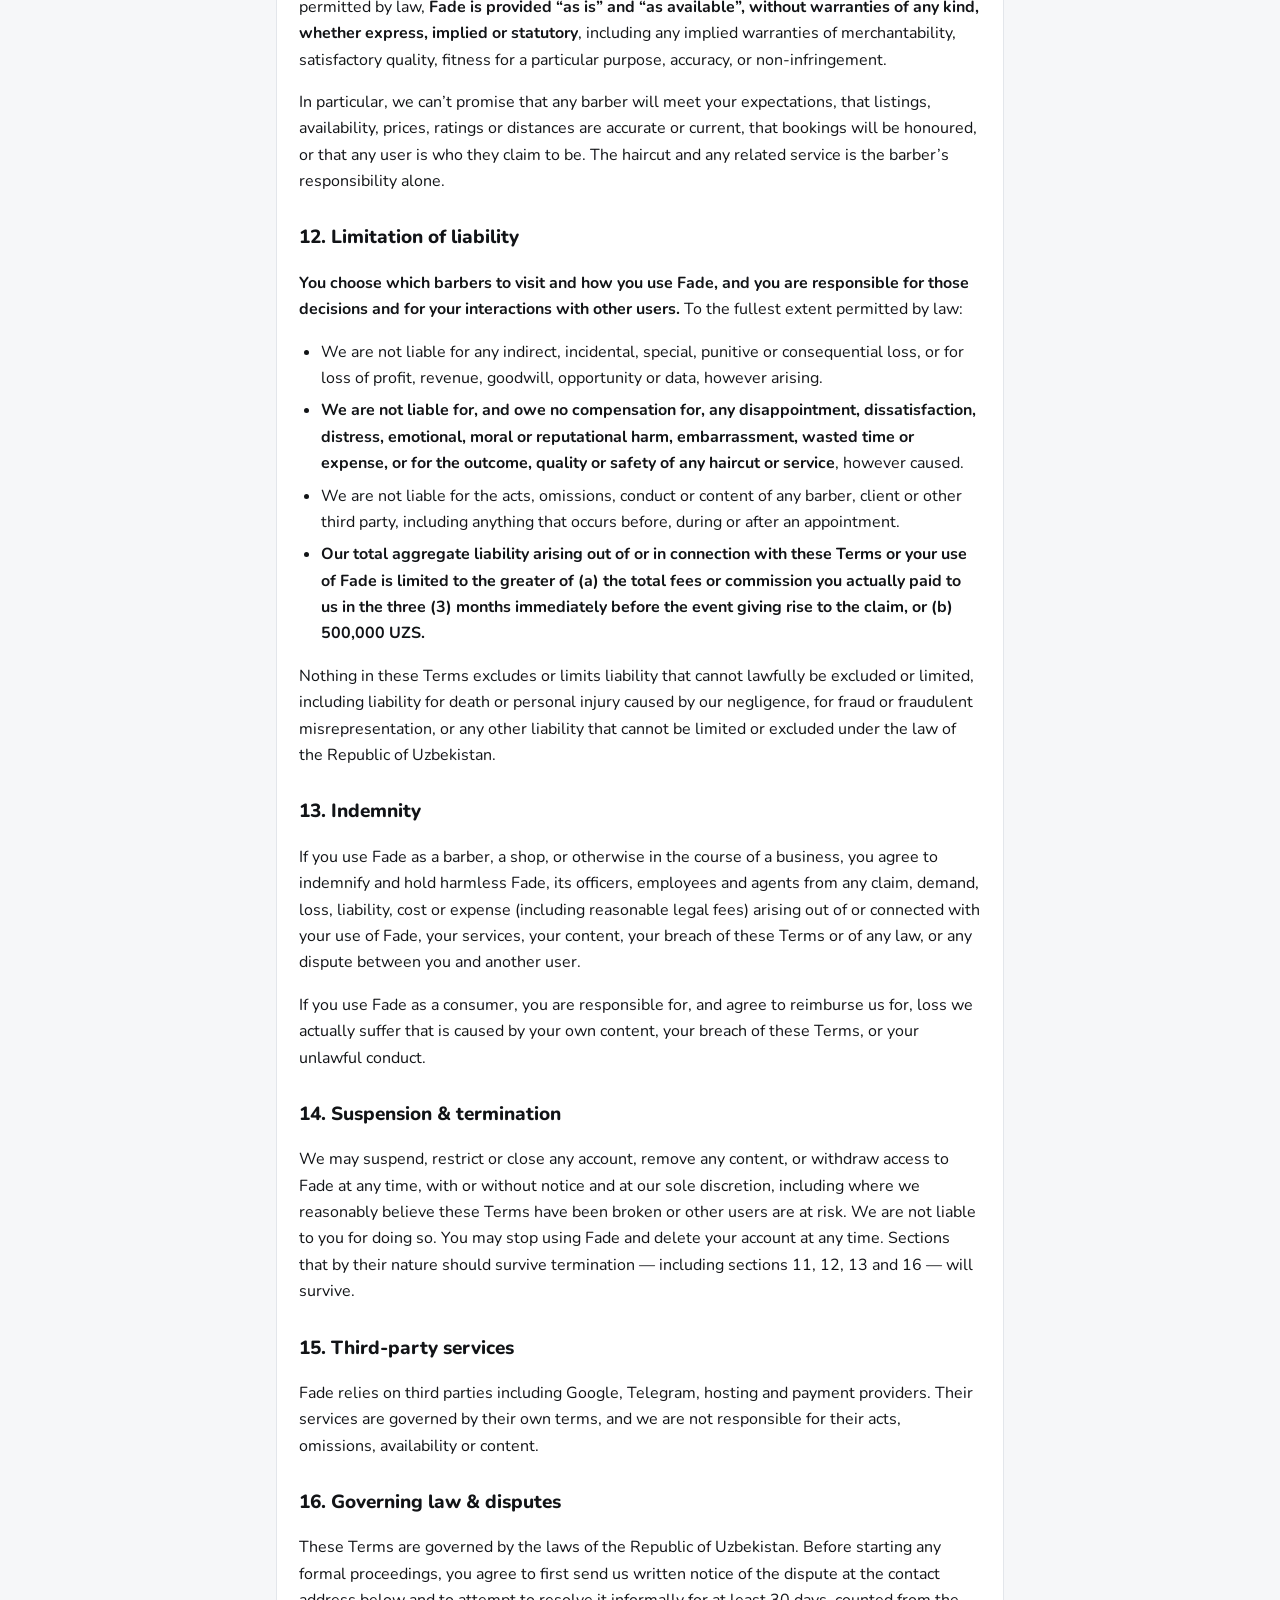
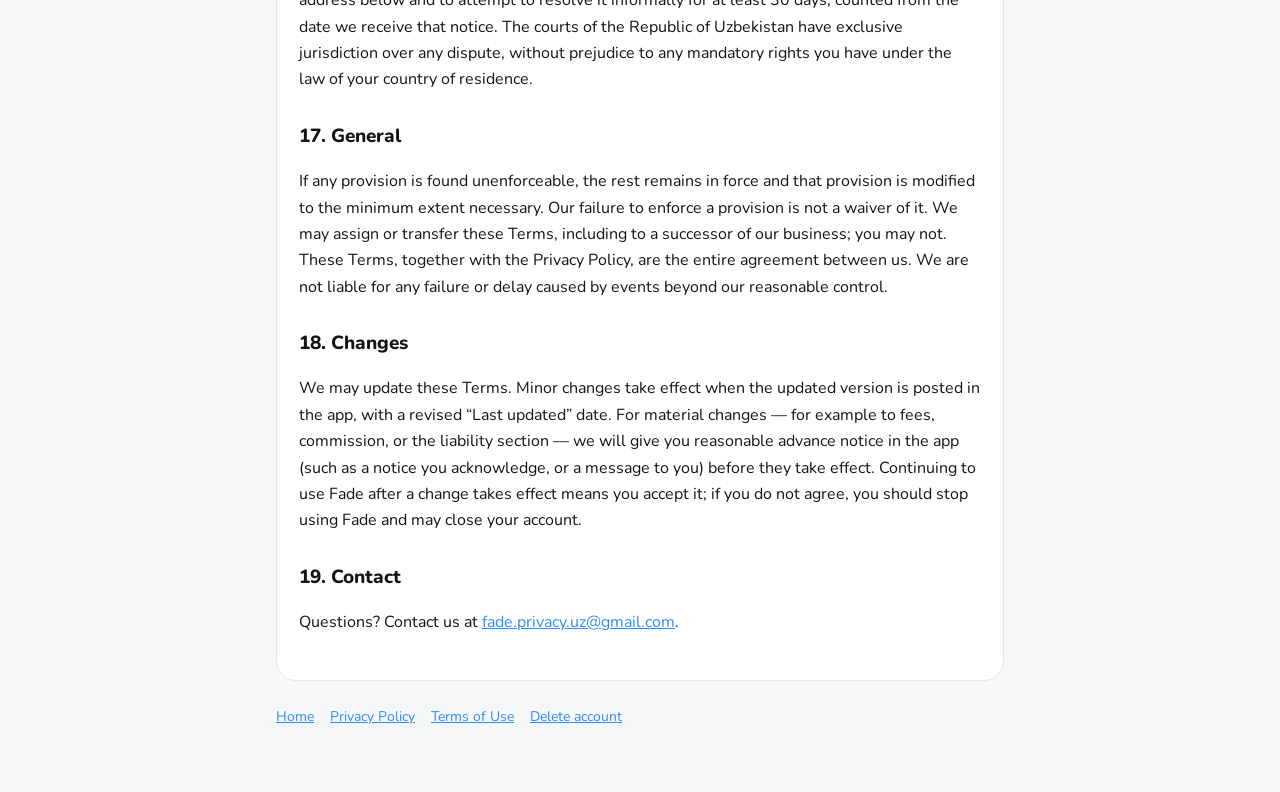
<file: terms.html>
<!doctype html><html lang="uz"><head><meta charset="utf-8"><meta name="viewport" content="width=device-width,initial-scale=1"><title>Terms of Use — Fade</title><link rel="preconnect" href="https://fonts.googleapis.com"><link href="https://fonts.googleapis.com/css2?family=Nunito:wght@400;700;800;900&display=swap" rel="stylesheet"><style>
:root{--bg:#f6f7f9;--card:#fff;--ink:#121417;--sub:#5d6470;--line:#e3e6eb;--accent:#2e8bff;--tint:#eaf3ff}
@media (prefers-color-scheme:dark){:root:not([data-theme=light]){--bg:#0d1117;--card:#161b22;--ink:#e8ebf0;--sub:#9aa3af;--line:#262d36;--accent:#58a6ff;--tint:#13233a}}
:root[data-theme=dark]{--bg:#0d1117;--card:#161b22;--ink:#e8ebf0;--sub:#9aa3af;--line:#262d36;--accent:#58a6ff;--tint:#13233a}
*{box-sizing:border-box}body{margin:0;background:var(--bg);color:var(--ink);font:16px/1.65 Nunito,system-ui,sans-serif}
.wrap{max-width:760px;margin:0 auto;padding:24px 16px 64px}
header{display:flex;align-items:center;gap:12px;flex-wrap:wrap;margin-bottom:20px}
.logo{display:flex;align-items:center;gap:10px;font-weight:900;font-size:22px;color:var(--ink);text-decoration:none}
.logo span{display:inline-grid;place-items:center;width:38px;height:38px;border-radius:11px;background:var(--accent);color:#fff;font-size:20px}
.langs{margin-left:auto;display:flex;gap:6px;flex-wrap:wrap}
.langs button{border:1px solid var(--line);background:var(--card);color:var(--sub);border-radius:999px;padding:6px 12px;font:700 13px Nunito,sans-serif;cursor:pointer}
.langs button.on{background:var(--accent);border-color:var(--accent);color:#fff}
.card{background:var(--card);border:1px solid var(--line);border-radius:20px;padding:28px 22px;overflow-wrap:anywhere}
h1{font-size:28px;line-height:1.2;margin:0 0 6px;font-weight:900}h2{font-size:19px;margin:28px 0 8px;font-weight:800}
.upd{color:var(--sub);font-size:14px;margin:0 0 18px}ul,ol{padding-left:22px}li{margin:6px 0}
a{color:var(--accent)}nav.foot{margin-top:24px;gap:16px;flex-wrap:wrap;font-size:14px}
.steps li{margin:10px 0}.note{background:var(--tint);border-radius:14px;padding:14px 16px}
[data-l]{display:none}body.uz [data-l=uz],body.ru [data-l=ru],body.en [data-l=en]{display:block}
body.uz nav[data-l=uz],body.ru nav[data-l=ru],body.en nav[data-l=en]{display:flex}
</style></head><body class="uz"><div class="wrap"><header><a class="logo" href="index.html"><span>✂</span>Fade</a><div class="langs"><button data-set="uz">O‘zbekcha</button><button data-set="ru">Русский</button><button data-set="en">English</button></div></header><main class="card"><div data-l="uz"><h1>Foydalanish shartlari</h1><p class="upd">Oxirgi yangilanish: 8 November 2026</p><p>Ushbu Shartlar O‘zbekistonda Fade tomonidan boshqariladigan Fade mobil ilovasidan (“Fade”) foydalanishingizni tartibga soladi. Hisob qaydnomasi yaratish yoki Fade’dan foydalanish orqali siz ushbu Shartlarga rozilik bildirasiz. Agar rozi bo‘lmasangiz, Fade’dan foydalanmang.</p><h2>1. Fade nima va nima emas</h2><p>Fade — bu mijozlarni mustaqil sartaroshlar va sartaroshxonalar bilan bog‘laydigan bozor maydonchasi. Fade qidirish, band qilish va aloqa uchun platforma taqdim etadi. <strong>Fade soch olish xizmatlarini o‘zi ko‘rsatmaydi</strong> va <strong>mijoz bilan sartarosh o‘rtasidagi xizmat shartnomasining tarafi emas</strong>. Sartaroshlar mustaqil provayderlar bo‘lib, o‘z ishi, narxlari, litsenziyasi, soliqlari, sug‘urtasi, gigiyenasi va xatti-harakati uchun yolg‘iz o‘zlari javobgardir.</p><p><strong>Biz foydalanuvchilarni tekshirmaymiz, ularning shaxsiy tarixini o‘rganmaymiz yoki nazorat qilmaymiz.</strong> Har qanday nishon, reyting, “tasdiqlangan” belgisi yoki shunga o‘xshash ko‘rsatkich faqat cheklangan avtomatik tekshiruvlarni (masalan, telefon raqami tasdiqlanganini) aks ettiradi, boshqa hech narsani emas. Bu sartaroshning shaxsi, mahorati, litsenziyasi, xavfsizligi, gigiyenasi yoki muvofiqligi kafolati emas. Qaysi sartaroshlarga borishni tanlash va qabul vaqtidagi xatti-harakatingiz uchun o‘zingiz javobgarsiz.</p><h2>2. Foydalanish huquqi va hisob qaydnomalari</h2><ul><li>Fade’dan foydalanish uchun kamida 16 yoshda bo‘lishingiz kerak.</li><li>Siz aniq ma’lumot taqdim etishingiz va hisob qaydnomangiz ma’lumotlarini dolzarb saqlashingiz kerak.</li><li>Tizimga kirish Telegram orqali tasdiqlangan telefon raqami, Google hisobi yoki SMS kodi orqali amalga oshiriladi. Hisob qaydnomangizdagi faoliyat uchun siz javobgarsiz.</li></ul><h2>3. Band qilishlar</h2><p>Band qilish — bu sartaroshga yuborilgan so‘rov bo‘lib, u uni tasdiqlashi yoki rad etishi mumkin. Tasdiqlangan band qilish — bu siz va sartarosh o‘rtasidagi kelishuv. Iltimos, o‘z vaqtida yeting va rejalaringiz o‘zgarsa, oldindan bekor qiling.</p><h2>4. Bekor qilishlar, kelmay qolishlar, to‘lovlar va pul qaytarishlar</h2><p>Sartaroshlarning vaqtini himoya qilish uchun, agar mijoz oqilona vaqt ichida bekor qilmasdan tasdiqlangan band qilishga kelmasa, Fade bekor qilish yoki kelmay qolish to‘lovlarini qo‘llashi mumkin. Bunday har qanday to‘lovlar va sartaroshlardan olinadigan har qanday platforma komissiyasi ular qo‘llanilishidan oldin ilovada ko‘rsatiladi. To‘lov funksiyalari yoqilgan joyda ular uchinchi tomon to‘lov provayderlari orqali taqdim etiladi; Fade sizning to‘liq karta ma’lumotlaringizni saqlamaydi. Biz istalgan vaqtda to‘lovlar, komissiya stavkalari va to‘lov funksiyalarini joriy etishimiz, o‘zgartirishimiz yoki bekor qilishimiz mumkin bo‘lib, bu o‘zgarish ilovada ko‘rsatilgandan keyin amalga oshirilgan band qilishlar uchun kuchga kiradi.</p><p><strong>Fade’ga to‘langan barcha to‘lovlar, komissiyalar, obuna to‘lovlari, kuchaytirishlar va boshqa summalar qonun ruxsat etgan maksimal darajada yakuniy va qaytarilmaydi.</strong> Band qilishni bekor qilish, fikringizni o‘zgartirish, kelmaslik yoki soch olishdan norozi bo‘lish sizga hech qanday Fade to‘lovini qaytarish huquqini bermaydi. Fade soch olish xizmatini ko‘rsatmagani va xizmatning tarafi bo‘lmagani uchun (1-bo‘lim), <strong>Fade xizmatning o‘ziga nisbatan pul qaytarishlar, qayta bajarishlar, chegirmalar yoki narx nizolari uchun javobgar emas</strong> — bular faqat mijoz va sartarosh o‘rtasidadir va Fade ularda vositachilik qilish, bekor qilish, moliyalashtirish yoki aralashish majburiyatiga ega emas. Bajarilgan band qilish uchun sartaroshga haqiqatan pul qarzdor bo‘lgan holda, u ilovada ko‘rsatilgan to‘lov shartlari asosida sartaroshga to‘lanadi; bu Fade’dan mijozga pul qaytarish emas. Ushbu bo‘limdagi hech narsa amaldagi qonun majburiy qilgan va voz kechib bo‘lmaydigan pul qaytarish huquqini bekor qilmaydi.</p><h2>5. Ballar, hamyon balanslari va targ‘ibot buyumlari</h2><p>Fade sodiqlik ballari, ketma-ketliklar, targ‘ibot kuchaytirishlari, obuna darajalari, ilova ichidagi hamyon balanslari va shunga o‘xshash buyumlarni taklif qilishi mumkin. Ular bajarilgan band qilishlar uchun sartaroshga haqiqatan qarzdor bo‘lgan pulni ifodalagan hollar bundan mustasno, <strong>bu buyumlar pul qiymatiga ega emas, sizning mulkingiz emas, naqd pulga almashtirilmaydi va o‘tkazib yoki sotib bo‘lmaydi.</strong> Biz istalgan vaqtda va hech qanday tovon to‘lamasdan har qanday bunday buyumni yoki dasturni butunligicha o‘zgartirishimiz, qiymatini tushirishimiz, to‘xtatib turishimiz, muddatini tugatishimiz yoki bekor qilishimiz mumkin. Bajarilgan band qilishlar uchun qarzdor bo‘lgan pulni ifodalovchi balanslar ilovada ko‘rsatilgan to‘lov shartlariga muvofiq to‘lanadi.</p><h2>6. Sharhlar va siz joylashtirgan kontent</h2><ul><li>Siz sharhlar, fotosuratlar va xabarlar joylashtirishingiz mumkin. Siz joylashtirgan narsangiz uchun javobgarsiz va uni joylashtirish huquqiga ega bo‘lishingiz kerak.</li><li>Sharhlar haqiqiy tajribalarni aks ettirishi kerak. Soxta, rag‘batlantirilgan yoki g‘arazli sharhlar taqiqlanadi va bajarilgan band qilishga ega mijozlar bilan cheklanishi mumkin.</li><li>Noqonuniy, nafratli, aldamchi yoki huquqbuzarlik kontentini joylashtirmang. Biz o‘z xohishimizga ko‘ra va ogohlantirishsiz har qanday kontentni olib tashlashimiz yoki rad etishimiz mumkin, biroq biz kontentni kuzatish, tekshirish yoki moderatsiya qilish majburiyatiga ega emasmiz va foydalanuvchilar joylashtirgan hech narsani ma’qullamaymiz.</li><li>Kontent joylashtirish orqali siz bizga Fade’ni ishlatish va targ‘ib qilish maqsadida uni joylashtirish, saqlash, ko‘paytirish, moslashtirish, nashr etish va namoyish qilish uchun butun dunyo bo‘yicha, eksklyuziv bo‘lmagan, royaltisiz, o‘tkaziladigan, quyi litsenziyalanadigan litsenziya berasiz. Agar hisob qaydnomangizni yopsangiz, biz sizni aniqlaydigan kontentni, jumladan sizning fotosuratlaringizni olib tashlaymiz; siz qoldirgan sharh yoki reyting sartaroshning umumiy yozuvi aniq bo‘lib qolishi uchun anonimlashtirilgan shaklda (ismingiz yoki profil fotosuratisiz) qolishi mumkin va yuqoridagi litsenziya faqat o‘sha anonimlashtirilgan kontent uchun davom etadi.</li></ul><h2>7. Maqbul foydalanish</h2><p>Fade’ni suiiste’mol qilmang: o‘zingizni boshqa shaxs qilib ko‘rsatmang, mijozlar yoki sartaroshlarni aldashga urinmang, ilovaning xavfsizligiga aralashmang, boshqa foydalanuvchilar ma’lumotlarini avtomatik yig‘mang va ilovadan biror noqonuniy maqsadda foydalanmang.</p><h2>8. Sartaroshlar va sartaroshxonalar</h2><p>Agar o‘zingizni sartarosh sifatida ro‘yxatga olsangiz yoki sartaroshxona yaratsangiz, siz o‘sha xizmatlarni taklif qilish huquqiga ega ekanligingizni, ma’lumot va fotosuratlaringiz aniq va foydalanishga o‘zingizga tegishli ekanligini hamda tasdiqlangan band qilishlarni bajarishingizni tasdiqlaysiz. Xaritada sartaroshxona yaratish sartaroshxona haqiqiy ekanligini bildiradi. Siz bizning xodimimiz, agentimiz yoki hamkorimiz emas, balki mustaqil provayder sifatida ish yuritasiz va o‘z litsenziyangiz, ruxsatnomalaringiz, soliqlaringiz, sug‘urtangiz, sog‘liq va xavfsizlik majburiyatlaringiz hamda ko‘rsatadigan xizmatingiz uchun yolg‘iz o‘zingiz javobgarsiz. Agar Fade orqali mijozning shaxsiy ma’lumotlarini olsangiz, undan faqat o‘sha band qilishni bajarish uchun foydalanishingiz, uni xavfsiz saqlashingiz, mijozning roziligisiz marketing yoki boshqa har qanday maqsadda foydalanmasligingiz va amaldagi ma’lumotlarni himoya qilish qonuniga rioya qilishingiz kerak; siz o‘sha ma’lumotlarning mustaqil nazoratchisisiz va o‘zingiz qonunga rioya qilishingiz uchun javobgarsiz. Xizmatlaringiz, ro‘yxatingiz yoki mijoz ma’lumotlarini qayta ishlashingizdan kelib chiqadigan har qanday da’vo uchun 13-bo‘limga muvofiq bizning zararimizni qoplaysiz.</p><h2>9. Sun’iy intellekt funksiyalari</h2><p>Har qanday sun’iy intellekt soch turmagi ko‘rinishi yoki shunga o‘xshash yaratilgan tasvir <strong>faqat tasviriy xarakterga ega</strong>. Bu avtomatlashtirilgan tizim tomonidan yaratilgan taxminiy ko‘rinish bo‘lib, hech qanday real natijaning bashorati yoki va’dasi emas va unga tayanmaslik kerak. Sartarosh uni takrorlash majburiyatiga ega emas. Biz yaratilgan natijaning aniqligi, mosligi yoki maqbulligi haqida hech qanday kafolat bermaymiz.</p><h2>10. Xizmatning mavjudligi va o‘zgarishlari</h2><p>Biz istalgan vaqtda, ogohlantirishsiz yoki javobgarliksiz Fade’ni yoki uning har qanday funksiyalarini to‘liq yoki qisman qo‘shishimiz, o‘zgartirishimiz, to‘xtatib turishimiz, cheklashimiz yoki bekor qilishimiz mumkin. Biz Fade doimo mavjud, uzluksiz, o‘z vaqtida, xavfsiz yoki xatosiz bo‘lishini yoki ma’lumotlar hech qachon yo‘qolmasligini va’da qila olmaymiz va kontentingiz nusxalarini saqlash yoki taqdim etish majburiyatiga ega emasmiz.</p><h2>11. Kafolatlarni rad etish</h2><p>Biz Fade siz uchun yaxshi ishlashini istaymiz, biroq buni kafolatlamaymiz. Qonun ruxsat etgan eng to‘liq darajada, <strong>Fade “boricha” va “mavjud holicha” taqdim etiladi, hech qanday turdagi kafolatlarsiz, xoh oshkora, xoh nazarda tutilgan, xoh qonuniy bo‘lsin</strong>, jumladan sotuvga yaroqlilik, qoniqarli sifat, muayyan maqsadga muvofiqlik, aniqlik yoki huquqbuzarlik yo‘qligi haqidagi har qanday nazarda tutilgan kafolatlarsiz.</p><p>Xususan, biz biror sartarosh sizning kutganlaringizga javob berishini, ro‘yxatlar, mavjudlik, narxlar, reytinglar yoki masofalar aniq yoki dolzarb ekanligini, band qilishlar bajarilishini yoki biror foydalanuvchi o‘zini kim deb da’vo qilsa o‘sha ekanligini va’da qila olmaymiz. Soch olish va har qanday tegishli xizmat faqat sartaroshning javobgarligidir.</p><h2>12. Javobgarlikni cheklash</h2><p><strong>Qaysi sartaroshlarga tashrif buyurishni va Fade’dan qanday foydalanishni siz tanlaysiz va o‘sha qarorlar hamda boshqa foydalanuvchilar bilan o‘zaro munosabatlaringiz uchun siz javobgarsiz.</strong> Qonun ruxsat etgan eng to‘liq darajada:</p><ul><li>Biz qanday yuzaga kelishidan qat’i nazar, har qanday bilvosita, tasodifiy, maxsus, jazoviy yoki oqibatli zarar uchun yoki foyda, daromad, ishbilarmonlik obro‘si, imkoniyat yoki ma’lumot yo‘qotilishi uchun javobgar emasmiz.</li><li><strong>Biz har qanday umidsizlik, norozilik, ruhiy iztirob, hissiy, ma’naviy yoki obro‘ga oid zarar, xijolat, behuda sarflangan vaqt yoki xarajat uchun, yoxud har qanday soch olish yoki xizmatning natijasi, sifati yoki xavfsizligi uchun javobgar emasmiz va tovon to‘lamaymiz</strong>, u qanday sodir bo‘lishidan qat’i nazar.</li><li>Biz har qanday sartarosh, mijoz yoki boshqa uchinchi tomonning xatti-harakatlari, harakatsizligi, yurish-turishi yoki kontenti uchun, jumladan qabuldan oldin, uning davomida yoki keyin yuzaga keladigan har qanday narsa uchun javobgar emasmiz.</li><li><strong>Ushbu Shartlardan yoki Fade’dan foydalanishingizdan kelib chiqadigan yoki ular bilan bog‘liq bo‘lgan bizning umumiy yig‘ma javobgarligimiz quyidagilardan kattarog‘i bilan cheklanadi: (a) da’voga sabab bo‘lgan voqeadan bevosita oldingi uch (3) oy ichida bizga haqiqatan to‘lagan umumiy to‘lovlaringiz yoki komissiyangiz, yoki (b) 500,000 UZS.</strong></li></ul><p>Ushbu Shartlardagi hech narsa qonuniy ravishda istisno qilib yoki cheklab bo‘lmaydigan javobgarlikni, jumladan bizning ehtiyotsizligimiz natijasida yuzaga kelgan o‘lim yoki shaxsiy jarohat uchun javobgarlikni, firibgarlik yoki firibgarona yolg‘on ma’lumot berish uchun javobgarlikni yoki O‘zbekiston Respublikasi qonunchiligiga ko‘ra cheklab yoki istisno qilib bo‘lmaydigan har qanday boshqa javobgarlikni istisno qilmaydi yoki cheklamaydi.</p><h2>13. Zararlarni qoplash</h2><p>Agar Fade’dan sartarosh, sartaroshxona sifatida yoki boshqacha tarzda tadbirkorlik faoliyati doirasida foydalansangiz, siz Fade’dan foydalanishingiz, xizmatlaringiz, kontentingiz, ushbu Shartlarni yoki biror qonunni buzishingiz yoki siz bilan boshqa foydalanuvchi o‘rtasidagi har qanday nizodan kelib chiqadigan yoki ular bilan bog‘liq har qanday da’vo, talab, zarar, javobgarlik, xarajat yoki sarf-xarajat (jumladan oqilona yuridik to‘lovlar)dan Fade’ni, uning mansabdor shaxslari, xodimlari va agentlarini himoya qilishga hamda zararlardan holi qilishga rozilik bildirasiz.</p><p>Agar Fade’dan iste’molchi sifatida foydalansangiz, siz o‘z kontentingiz, ushbu Shartlarni buzishingiz yoki noqonuniy xatti-harakatingiz natijasida biz haqiqatan ko‘rgan zarar uchun javobgarsiz va uni bizga qoplashga rozilik bildirasiz.</p><h2>14. To‘xtatib turish va tugatish</h2><p>Biz istalgan vaqtda, ogohlantirish bilan yoki ogohlantirishsiz va faqat o‘z xohishimizga ko‘ra, jumladan ushbu Shartlar buzilgan yoki boshqa foydalanuvchilar xavf ostida deb oqilona hisoblasak, har qanday hisob qaydnomasini to‘xtatib turishimiz, cheklashimiz yoki yopishimiz, har qanday kontentni olib tashlashimiz yoki Fade’ga kirishni bekor qilishimiz mumkin. Buning uchun biz sizning oldingizda javobgar emasmiz. Siz istalgan vaqtda Fade’dan foydalanishni to‘xtatishingiz va hisob qaydnomangizni o‘chirishingiz mumkin. O‘z mohiyatiga ko‘ra tugatilgandan keyin ham amal qilishi kerak bo‘lgan bo‘limlar — jumladan 11, 12, 13 va 16-bo‘limlar — amal qilishda davom etadi.</p><h2>15. Uchinchi tomon xizmatlari</h2><p>Fade Google, Telegram, xosting va to‘lov provayderlari kabi uchinchi tomonlarga tayanadi. Ularning xizmatlari o‘z shartlari bilan tartibga solinadi va biz ularning xatti-harakatlari, harakatsizligi, mavjudligi yoki kontenti uchun javobgar emasmiz.</p><h2>16. Amaldagi qonun va nizolar</h2><p>Ushbu Shartlar O‘zbekiston Respublikasi qonunlari bilan tartibga solinadi. Har qanday rasmiy ish yuritishni boshlashdan oldin, siz avval nizo haqida quyidagi aloqa manziliga yozma xabar yuborishga va biz o‘sha xabarni olgan sanadan boshlab kamida 30 kun davomida uni norasmiy tarzda hal qilishga urinishga rozilik bildirasiz. O‘zbekiston Respublikasi sudlari har qanday nizo bo‘yicha eksklyuziv yurisdiksiyaga ega bo‘lib, bu siz yashash mamlakatingiz qonunchiligiga ko‘ra ega bo‘lgan har qanday majburiy huquqlaringizga zarar yetkazmaydi.</p><h2>17. Umumiy qoidalar</h2><p>Agar biror qoida ijro etib bo‘lmaydigan deb topilsa, qolganlari kuchda qoladi va o‘sha qoida zarur bo‘lgan minimal darajada o‘zgartiriladi. Bizning biror qoidani ijro ettirmasligimiz undan voz kechish emas. Biz ushbu Shartlarni, jumladan biznesimizning huquqiy vorisiga o‘tkazishimiz yoki topshirishimiz mumkin; siz esa yo‘q. Ushbu Shartlar Maxfiylik siyosati bilan birgalikda o‘rtamizdagi to‘liq kelishuvni tashkil etadi. Biz oqilona nazoratimizdan tashqaridagi voqealar tufayli yuzaga kelgan har qanday nosozlik yoki kechikish uchun javobgar emasmiz.</p><h2>18. O‘zgarishlar</h2><p>Biz ushbu Shartlarni yangilashimiz mumkin. Kichik o‘zgarishlar yangilangan versiya ilovada “Oxirgi yangilangan” sanasi qayta ko‘rsatilgan holda joylashtirilganda kuchga kiradi. Muhim o‘zgarishlar uchun — masalan, to‘lovlar, komissiya yoki javobgarlik bo‘limidagi — biz ular kuchga kirishidan oldin ilovada sizga oqilona muddatdan avval xabar beramiz (masalan, siz tasdiqlaydigan bildirishnoma yoki sizga yuborilgan xabar orqali). O‘zgarish kuchga kirgandan keyin Fade’dan foydalanishda davom etish uni qabul qilganingizni bildiradi; agar rozi bo‘lmasangiz, Fade’dan foydalanishni to‘xtatishingiz va hisob qaydnomangizni yopishingiz mumkin.</p><h2>19. Aloqa</h2><p>Savollaringiz bormi? <a href="mailto:fade.privacy.uz@gmail.com">fade.privacy.uz@gmail.com</a> orqali biz bilan bog‘laning.</p></div><div data-l="ru"><h1>Условия использования</h1><p class="upd">Последнее обновление: 8 November 2026</p><p>Настоящие Условия регулируют использование вами мобильного приложения Fade («Fade»), управляемого Fade в Узбекистане. Создавая учётную запись или используя Fade, вы соглашаетесь с настоящими Условиями. Если вы не согласны, не используйте Fade.</p><h2>1. Что такое Fade — и чем оно не является</h2><p>Fade — это площадка, которая связывает клиентов с независимыми барберами и барбершопами. Fade предоставляет платформу для поиска, бронирования и общения. <strong>Fade сам не оказывает услуги по стрижке</strong> и <strong>не является стороной договора об оказании услуг между клиентом и барбером</strong>. Барберы являются независимыми исполнителями, единолично отвечающими за собственную работу, ценообразование, лицензирование, налоги, страхование, гигиену и поведение.</p><p><strong>Мы не проверяем, не проводим проверку биографии и не контролируем пользователей.</strong> Любой значок, рейтинг, отметка «подтверждён» или аналогичный индикатор отражает лишь ограниченные автоматические проверки (например, что номер телефона был подтверждён) и ничего более. Это не является гарантией личности барбера, его навыков, лицензирования, безопасности, гигиены или пригодности. Вы несёте ответственность за собственный выбор того, к каким барберам обращаться, и за своё поведение на приёмах.</p><h2>2. Право на использование и учётные записи</h2><ul><li>Для использования Fade вам должно быть не менее 16 лет.</li><li>Вы обязаны предоставлять достоверную информацию и поддерживать данные своей учётной записи в актуальном состоянии.</li><li>Вход выполняется по номеру телефона, подтверждённому через Telegram, учётную запись Google или SMS-код. Вы несёте ответственность за действия в своей учётной записи.</li></ul><h2>3. Бронирования</h2><p>Бронирование — это запрос барберу, который может подтвердить или отклонить его. Подтверждённое бронирование является договорённостью между вами и барбером. Пожалуйста, приходите вовремя и заблаговременно отменяйте бронирование, если ваши планы меняются.</p><h2>4. Отмены, неявки, сборы и возвраты</h2><p>В целях защиты времени барберов Fade может применять сборы за отмену или неявку в случаях, когда клиент не является на подтверждённое бронирование, не отменив его в разумный срок. Любые такие сборы, а также любая комиссия платформы, взимаемая с барберов, отображаются в приложении до их применения. Там, где включены платёжные функции, они предоставляются через сторонних поставщиков платёжных услуг; Fade не хранит полные данные вашей карты. Мы можем вводить, изменять или отменять сборы, ставки комиссии и платёжные функции в любое время, с вступлением в силу для бронирований, сделанных после того, как изменение отображено в приложении.</p><p><strong>Все сборы, комиссии, платежи за подписку, продвижения и иные суммы, уплаченные Fade, являются окончательными и не подлежат возврату в максимальной степени, допускаемой законом.</strong> Отмена бронирования, изменение вашего решения, неявка или неудовлетворённость стрижкой не даёт вам права на возврат какого-либо сбора Fade. Поскольку Fade не оказывает услугу стрижки и не является стороной услуги (раздел 1), <strong>Fade не несёт ответственности за возвраты, переделки, скидки или ценовые споры в отношении самой услуги</strong> — они касаются исключительно клиента и барбера, и Fade не обязан выступать посредником, отменять, финансировать или вмешиваться в них. Там, где деньги действительно причитаются барберу за выполненное бронирование, они выплачиваются барберу в соответствии с условиями выплат, отображёнными в приложении; это не является возвратом от Fade клиенту. Ничто в настоящем разделе не отменяет право на возврат, которое применимое законодательство делает обязательным и от которого нельзя отказаться.</p><h2>5. Баллы, балансы кошелька и рекламные объекты</h2><p>Fade может предлагать баллы лояльности, серии, рекламные продвижения, уровни подписки, балансы кошелька в приложении и аналогичные объекты. За исключением случаев, когда они представляют деньги, фактически причитающиеся барберу за выполненные бронирования, <strong>эти объекты не имеют денежной стоимости, не являются вашей собственностью, не подлежат обмену на наличные и не могут быть переданы или проданы.</strong> Мы можем изменять, обесценивать, приостанавливать, аннулировать по истечении срока или отзывать любой такой объект либо программу в целом в любое время и без компенсации. Балансы, представляющие деньги, причитающиеся за выполненные бронирования, подлежат выплате в соответствии с условиями выплат, отображёнными в приложении.</p><h2>6. Отзывы и контент, который вы публикуете</h2><ul><li>Вы можете публиковать отзывы, фотографии и сообщения. Вы несёте ответственность за то, что публикуете, и должны иметь право на публикацию этого.</li><li>Отзывы должны отражать подлинный опыт. Поддельные, оплаченные или злонамеренные отзывы запрещены, а возможность оставлять отзывы может быть ограничена кругом клиентов с выполненным бронированием.</li><li>Не публикуйте незаконный, разжигающий ненависть, вводящий в заблуждение или нарушающий права контент. Мы можем удалять или отклонять любой контент по своему усмотрению и без уведомления, но мы не обязаны отслеживать, проверять или модерировать контент и не одобряем то, что публикуют пользователи.</li><li>Публикуя контент, вы предоставляете нам всемирную, неисключительную, безвозмездную, передаваемую, сублицензируемую лицензию на его размещение, хранение, воспроизведение, адаптацию, публикацию и отображение в целях функционирования и продвижения Fade. Если вы закроете свою учётную запись, мы удалим контент, идентифицирующий вас, включая ваши фотографии; оставленный вами отзыв или оценка может сохраниться в анонимизированной форме (без вашего имени или фотографии профиля), чтобы общая репутация барбера оставалась точной, и указанная выше лицензия продолжает действовать только в отношении такого анонимизированного контента.</li></ul><h2>7. Допустимое использование</h2><p>Не злоупотребляйте Fade: никакого выдавания себя за других, никаких попыток обмануть клиентов или барберов, никакого вмешательства в безопасность приложения, никакого автоматизированного сбора данных других пользователей и никакого использования приложения для чего-либо незаконного.</p><h2>8. Барберы и салоны</h2><p>Если вы регистрируетесь как барбер или создаёте салон, вы подтверждаете, что имеете право предлагать эти услуги, что ваша информация и фотографии достоверны и вы вправе их использовать, и что вы будете исполнять подтверждённые бронирования. Создание салона на карте означает подтверждение того, что салон реален. Вы действуете как независимый исполнитель, а не как наш работник, агент или партнёр, и вы единолично несёте ответственность за своё лицензирование, разрешения, налоги, страхование, обязательства в области охраны здоровья и безопасности, а также за оказываемую вами услугу. Если вы получаете персональные данные клиента через Fade, вы должны использовать их только для выполнения этого бронирования, обеспечивать их безопасность, не использовать их для маркетинга или любой иной цели без согласия клиента и соблюдать применимое законодательство о защите данных; вы являетесь независимым контролёром этих данных и отвечаете за собственное соблюдение требований. Вы обязуетесь возместить нам убытки в соответствии с разделом 13 по любому требованию, вытекающему из ваших услуг, вашего объявления или вашего обращения с данными клиента.</p><h2>9. Функции ИИ</h2><p>Любой предпросмотр причёски с помощью ИИ или аналогичное сгенерированное изображение носит <strong>исключительно иллюстративный характер</strong>. Это приближение, созданное автоматизированной системой, оно не является прогнозом или обещанием какого-либо реального результата и на него нельзя полагаться. Барбер не обязан воспроизводить его. Мы не даём никаких заверений относительно точности, пригодности или уместности сгенерированного результата.</p><h2>10. Доступность и изменения сервиса</h2><p>Мы можем добавлять, изменять, приостанавливать, ограничивать или прекращать Fade или любую из его функций, полностью или частично, в любое время и без уведомления или ответственности. Мы не можем обещать, что Fade всегда будет доступен, бесперебоен, своевременен, безопасен или свободен от ошибок, или что данные никогда не будут утеряны, и мы не обязаны сохранять или предоставлять копии вашего контента.</p><h2>11. Оговорки об отказе от ответственности</h2><p>Мы хотим, чтобы Fade хорошо работал для вас, но мы не гарантируем этого. В максимальной степени, допускаемой законом, <strong>Fade предоставляется «как есть» и «как доступно», без каких-либо гарантий, будь то явных, подразумеваемых или установленных законом</strong>, включая любые подразумеваемые гарантии товарной пригодности, удовлетворительного качества, пригодности для конкретной цели, точности или ненарушения прав.</p><p>В частности, мы не можем обещать, что какой-либо барбер оправдает ваши ожидания, что объявления, доступность, цены, рейтинги или расстояния точны или актуальны, что бронирования будут исполнены или что какой-либо пользователь является тем, за кого себя выдаёт. Стрижка и любая связанная с ней услуга являются исключительной ответственностью барбера.</p><h2>12. Ограничение ответственности</h2><p><strong>Вы выбираете, к каким барберам обращаться и как использовать Fade, и вы несёте ответственность за эти решения и за ваше взаимодействие с другими пользователями.</strong> В максимальной степени, допускаемой законом:</p><ul><li>Мы не несём ответственности за любые косвенные, случайные, специальные, штрафные или опосредованные убытки, а также за упущенную выгоду, потерю дохода, деловой репутации, возможностей или данных, каким бы образом они ни возникли.</li><li><strong>Мы не несём ответственности и не выплачиваем компенсацию за любое разочарование, неудовлетворённость, страдание, эмоциональный, моральный или репутационный вред, смущение, потраченное впустую время или расходы, а также за результат, качество или безопасность любой стрижки или услуги</strong>, какова бы ни была их причина.</li><li>Мы не несём ответственности за действия, бездействие, поведение или контент любого барбера, клиента или иного третьего лица, включая всё, что происходит до, во время или после приёма.</li><li><strong>Наша совокупная общая ответственность, вытекающая из настоящих Условий или в связи с ними либо с вашим использованием Fade, ограничена большей из величин: (a) общей суммой сборов или комиссии, фактически уплаченных вами нам за три (3) месяца, непосредственно предшествующих событию, послужившему основанием для требования, или (b) 500,000 UZS.</strong></li></ul><p>Ничто в настоящих Условиях не исключает и не ограничивает ответственность, которая не может быть законно исключена или ограничена, включая ответственность за смерть или причинение вреда здоровью вследствие нашей небрежности, за мошенничество или мошенническое введение в заблуждение, либо любую иную ответственность, которая не может быть ограничена или исключена согласно законодательству Республики Узбекистан.</p><h2>13. Возмещение убытков</h2><p>Если вы используете Fade как барбер, салон или иным образом в ходе предпринимательской деятельности, вы соглашаетесь возместить убытки и оградить от вреда Fade, его должностных лиц, работников и агентов от любого требования, претензии, убытка, обязательства, издержек или расходов (включая разумные расходы на юридические услуги), вытекающих из вашего использования Fade, ваших услуг, вашего контента, вашего нарушения настоящих Условий или любого закона либо любого спора между вами и другим пользователем или связанных с ними.</p><p>Если вы используете Fade как потребитель, вы несёте ответственность за убытки, которые мы фактически понесли и которые вызваны вашим собственным контентом, вашим нарушением настоящих Условий или вашим противоправным поведением, и соглашаетесь возместить их нам.</p><h2>14. Приостановление и прекращение</h2><p>Мы можем приостановить, ограничить или закрыть любую учётную запись, удалить любой контент или отозвать доступ к Fade в любое время, с уведомлением или без него и по нашему единоличному усмотрению, в том числе когда мы обоснованно полагаем, что настоящие Условия были нарушены или что другие пользователи подвергаются риску. Мы не несём перед вами ответственности за такие действия. Вы можете прекратить использование Fade и удалить свою учётную запись в любое время. Разделы, которые по своей природе должны сохранять действие после прекращения — включая разделы 11, 12, 13 и 16 — сохраняют своё действие.</p><h2>15. Сторонние сервисы</h2><p>Fade полагается на третьих лиц, включая Google, Telegram, поставщиков хостинга и платёжных услуг. Их сервисы регулируются их собственными условиями, и мы не несём ответственности за их действия, бездействие, доступность или контент.</p><h2>16. Применимое право и споры</h2><p>Настоящие Условия регулируются законодательством Республики Узбекистан. Прежде чем начать какое-либо формальное разбирательство, вы соглашаетесь сначала направить нам письменное уведомление о споре по указанному ниже контактному адресу и попытаться разрешить его в неформальном порядке в течение не менее 30 дней, отсчитываемых с даты получения нами этого уведомления. Суды Республики Узбекистан обладают исключительной юрисдикцией в отношении любого спора, без ущерба для любых императивных прав, которыми вы обладаете согласно законодательству страны вашего проживания.</p><h2>17. Общие положения</h2><p>Если какое-либо положение будет признано не имеющим исковой силы, остальные положения сохраняют силу, а данное положение изменяется в минимально необходимой степени. Неприменение нами какого-либо положения не означает отказа от него. Мы можем уступать или передавать настоящие Условия, в том числе правопреемнику нашего бизнеса; вы не можете. Настоящие Условия вместе с Политикой конфиденциальности составляют полное соглашение между нами. Мы не несём ответственности за любое неисполнение или задержку, вызванные событиями вне нашего разумного контроля.</p><h2>18. Изменения</h2><p>Мы можем обновлять настоящие Условия. Незначительные изменения вступают в силу с момента размещения обновлённой версии в приложении с пересмотренной датой «Последнее обновление». Для существенных изменений — например, в отношении сборов, комиссии или раздела об ответственности — мы заблаговременно уведомим вас в приложении в разумный срок (например, уведомлением, которое вы подтверждаете, или сообщением вам) до их вступления в силу. Продолжение использования Fade после вступления изменения в силу означает ваше согласие с ним; если вы не согласны, вам следует прекратить использование Fade и вы можете закрыть свою учётную запись.</p><h2>19. Контакты</h2><p>Вопросы? Свяжитесь с нами по адресу <a href="mailto:fade.privacy.uz@gmail.com">fade.privacy.uz@gmail.com</a>.</p></div><div data-l="en"><h1>Terms of Use</h1><p class="upd">Last updated: 8 November 2026</p><p>These Terms govern your use of the Fade mobile application (“Fade”), operated by Fade in Uzbekistan. By creating an account or using Fade, you agree to these Terms. If you do not agree, do not use Fade.</p><h2>1. What Fade is — and what it is not</h2><p>Fade is a marketplace that connects clients with independent barbers and barbershops. Fade provides the platform for discovery, booking, and communication. <strong>Fade does not provide haircut services itself</strong> and is <strong>not a party to the service agreement between a client and a barber</strong>. Barbers are independent providers solely responsible for their own work, pricing, licensing, taxes, insurance, hygiene and conduct.</p><p><strong>We do not vet, background-check, or supervise users.</strong> Any badge, rating, “verified” marker or similar indicator reflects only limited automated checks (for example, that a phone number was confirmed) and nothing more. It is not a guarantee of a barber’s identity, skill, licensing, safety, hygiene or suitability. You are responsible for your own choices about which barbers to see and for your conduct at appointments.</p><h2>2. Eligibility &amp; accounts</h2><ul><li>You must be at least 16 years old to use Fade.</li><li>You must provide accurate information and keep your account details current.</li><li>Sign-in uses a phone number verified through Telegram, a Google account, or an SMS code. You are responsible for activity on your account.</li></ul><h2>3. Bookings</h2><p>A booking is a request to a barber, who may confirm or decline it. A confirmed booking is an arrangement between you and the barber. Please arrive on time and cancel in good time if your plans change.</p><h2>4. Cancellations, no-shows, fees &amp; refunds</h2><p>To protect barbers’ time, Fade may apply cancellation or no-show fees where a client fails to attend a confirmed booking without cancelling in reasonable time. Any such fees, and any platform commission charged to barbers, are shown in the app before they apply. Where payment features are enabled they are provided through third-party payment providers; Fade does not store your full card details. We may introduce, vary or withdraw fees, commission rates and payment features at any time, effective for bookings made after the change is shown in the app.</p><p><strong>All fees, commissions, subscription charges, boosts and other amounts paid to Fade are final and non-refundable, to the maximum extent permitted by law.</strong> Cancelling a booking, changing your mind, not attending, or being dissatisfied with a haircut does not entitle you to a refund of any Fade fee. Because Fade does not provide the haircut and is not a party to the service (section 1), <strong>Fade is not responsible for refunds, redos, discounts or price disputes in respect of the service itself</strong> — those are solely between the client and the barber, and Fade has no obligation to mediate, reverse, fund or intervene in them. Where money is genuinely owed to a barber for a completed booking, it is paid to the barber under the payout terms shown in the app; it is not a refund from Fade to the client. Nothing in this section removes a refund right that applicable law makes mandatory and that cannot be waived.</p><h2>5. Points, wallet balances &amp; promotional items</h2><p>Fade may offer loyalty points, streaks, promotional boosts, subscription tiers, in-app wallet balances and similar items. Except where they represent money actually owed to a barber for completed bookings, <strong>these items have no monetary value, are not your property, are not redeemable for cash, and cannot be transferred or sold.</strong> We may change, devalue, suspend, expire or withdraw any such item, or the programme as a whole, at any time and without compensation. Balances representing money owed for completed bookings are payable in accordance with the payout terms shown in the app.</p><h2>6. Reviews and content you post</h2><ul><li>You may post reviews, photos, and messages. You are responsible for what you post and must have the right to post it.</li><li>Reviews must reflect genuine experiences. Fake, incentivised, or malicious reviews are prohibited, and may be limited to clients with a completed booking.</li><li>Do not post unlawful, hateful, deceptive, or infringing content. We may remove or refuse any content, at our discretion and without notice, but we are under no obligation to monitor, screen or moderate content and do not endorse anything users post.</li><li>By posting content you grant us a worldwide, non-exclusive, royalty-free, transferable, sub-licensable licence to host, store, reproduce, adapt, publish and display it for the purpose of operating and promoting Fade. If you close your account, we will remove content that identifies you, including photos of you; a review or rating you left may remain in anonymised form (without your name or profile photo) so a barber’s overall record stays accurate, and the licence above continues for that anonymised content only.</li></ul><h2>7. Acceptable use</h2><p>Do not misuse Fade: no impersonation, no attempts to defraud clients or barbers, no interference with the app’s security, no automated scraping of other users’ data, and no use of the app for anything unlawful.</p><h2>8. Barbers &amp; shops</h2><p>If you list yourself as a barber or create a shop, you confirm you are entitled to offer those services, that your information and photos are accurate and yours to use, and that you will honour confirmed bookings. Creating a shop on the map represents that the shop is real. You act as an independent provider, not our employee, agent or partner, and you are solely responsible for your licensing, permits, taxes, insurance, health and safety obligations, and for the service you deliver. If you receive a client’s personal data through Fade, you must use it only to carry out that booking, keep it secure, not use it for marketing or any other purpose without the client’s consent, and comply with applicable data-protection law; you are an independent controller of that data and responsible for your own compliance. You will indemnify us in accordance with section 13 for any claim arising from your services, your listing, or your handling of client data.</p><h2>9. AI features</h2><p>Any AI hairstyle preview or similar generated imagery is <strong>illustrative only</strong>. It is an approximation produced by an automated system, is not a prediction or promise of any real-world result, and must not be relied on. A barber is under no obligation to reproduce it. We make no representation as to the accuracy, suitability or appropriateness of generated output.</p><h2>10. Availability &amp; changes to the service</h2><p>We may add, modify, suspend, limit or discontinue Fade or any of its features, in whole or in part, at any time and without notice or liability. We can’t promise that Fade will always be available, uninterrupted, timely, secure or error-free, or that data will never be lost, and we are not obliged to retain or provide copies of your content.</p><h2>11. Disclaimers</h2><p>We want Fade to work well for you, but we do not warrant that it will. To the fullest extent permitted by law, <strong>Fade is provided “as is” and “as available”, without warranties of any kind, whether express, implied or statutory</strong>, including any implied warranties of merchantability, satisfactory quality, fitness for a particular purpose, accuracy, or non-infringement.</p><p>In particular, we can’t promise that any barber will meet your expectations, that listings, availability, prices, ratings or distances are accurate or current, that bookings will be honoured, or that any user is who they claim to be. The haircut and any related service is the barber’s responsibility alone.</p><h2>12. Limitation of liability</h2><p><strong>You choose which barbers to visit and how you use Fade, and you are responsible for those decisions and for your interactions with other users.</strong> To the fullest extent permitted by law:</p><ul><li>We are not liable for any indirect, incidental, special, punitive or consequential loss, or for loss of profit, revenue, goodwill, opportunity or data, however arising.</li><li><strong>We are not liable for, and owe no compensation for, any disappointment, dissatisfaction, distress, emotional, moral or reputational harm, embarrassment, wasted time or expense, or for the outcome, quality or safety of any haircut or service</strong>, however caused.</li><li>We are not liable for the acts, omissions, conduct or content of any barber, client or other third party, including anything that occurs before, during or after an appointment.</li><li><strong>Our total aggregate liability arising out of or in connection with these Terms or your use of Fade is limited to the greater of (a) the total fees or commission you actually paid to us in the three (3) months immediately before the event giving rise to the claim, or (b) 500,000 UZS.</strong></li></ul><p>Nothing in these Terms excludes or limits liability that cannot lawfully be excluded or limited, including liability for death or personal injury caused by our negligence, for fraud or fraudulent misrepresentation, or any other liability that cannot be limited or excluded under the law of the Republic of Uzbekistan.</p><h2>13. Indemnity</h2><p>If you use Fade as a barber, a shop, or otherwise in the course of a business, you agree to indemnify and hold harmless Fade, its officers, employees and agents from any claim, demand, loss, liability, cost or expense (including reasonable legal fees) arising out of or connected with your use of Fade, your services, your content, your breach of these Terms or of any law, or any dispute between you and another user.</p><p>If you use Fade as a consumer, you are responsible for, and agree to reimburse us for, loss we actually suffer that is caused by your own content, your breach of these Terms, or your unlawful conduct.</p><h2>14. Suspension &amp; termination</h2><p>We may suspend, restrict or close any account, remove any content, or withdraw access to Fade at any time, with or without notice and at our sole discretion, including where we reasonably believe these Terms have been broken or other users are at risk. We are not liable to you for doing so. You may stop using Fade and delete your account at any time. Sections that by their nature should survive termination — including sections 11, 12, 13 and 16 — will survive.</p><h2>15. Third-party services</h2><p>Fade relies on third parties including Google, Telegram, hosting and payment providers. Their services are governed by their own terms, and we are not responsible for their acts, omissions, availability or content.</p><h2>16. Governing law &amp; disputes</h2><p>These Terms are governed by the laws of the Republic of Uzbekistan. Before starting any formal proceedings, you agree to first send us written notice of the dispute at the contact address below and to attempt to resolve it informally for at least 30 days, counted from the date we receive that notice. The courts of the Republic of Uzbekistan have exclusive jurisdiction over any dispute, without prejudice to any mandatory rights you have under the law of your country of residence.</p><h2>17. General</h2><p>If any provision is found unenforceable, the rest remains in force and that provision is modified to the minimum extent necessary. Our failure to enforce a provision is not a waiver of it. We may assign or transfer these Terms, including to a successor of our business; you may not. These Terms, together with the Privacy Policy, are the entire agreement between us. We are not liable for any failure or delay caused by events beyond our reasonable control.</p><h2>18. Changes</h2><p>We may update these Terms. Minor changes take effect when the updated version is posted in the app, with a revised “Last updated” date. For material changes — for example to fees, commission, or the liability section — we will give you reasonable advance notice in the app (such as a notice you acknowledge, or a message to you) before they take effect. Continuing to use Fade after a change takes effect means you accept it; if you do not agree, you should stop using Fade and may close your account.</p><h2>19. Contact</h2><p>Questions? Contact us at <a href="mailto:fade.privacy.uz@gmail.com">fade.privacy.uz@gmail.com</a>.</p></div></main><nav class="foot" data-l="uz"><a href="index.html">Bosh sahifa</a><a href="privacy.html">Maxfiylik siyosati</a><a href="terms.html">Foydalanish shartlari</a><a href="delete-account.html">Hisobni o‘chirish</a></nav><nav class="foot" data-l="ru"><a href="index.html">Главная</a><a href="privacy.html">Политика конфиденциальности</a><a href="terms.html">Условия использования</a><a href="delete-account.html">Удаление аккаунта</a></nav><nav class="foot" data-l="en"><a href="index.html">Home</a><a href="privacy.html">Privacy Policy</a><a href="terms.html">Terms of Use</a><a href="delete-account.html">Delete account</a></nav></div>
<script>
(function(){var ok=['uz','ru','en'];var q=new URLSearchParams(location.search).get('lang');var l=ok.indexOf(q)>=0?q:null;
try{if(!l)l=localStorage.getItem('fade-lang')}catch(e){}if(ok.indexOf(l)<0)l='uz';
function set(x){document.body.className=x;document.documentElement.lang=x;document.querySelectorAll('.langs button').forEach(function(b){b.classList.toggle('on',b.dataset.set===x)});try{localStorage.setItem('fade-lang',x)}catch(e){}}
document.querySelectorAll('.langs button').forEach(function(b){b.onclick=function(){set(b.dataset.set)}});set(l)})();
</script></body></html>
</file>
